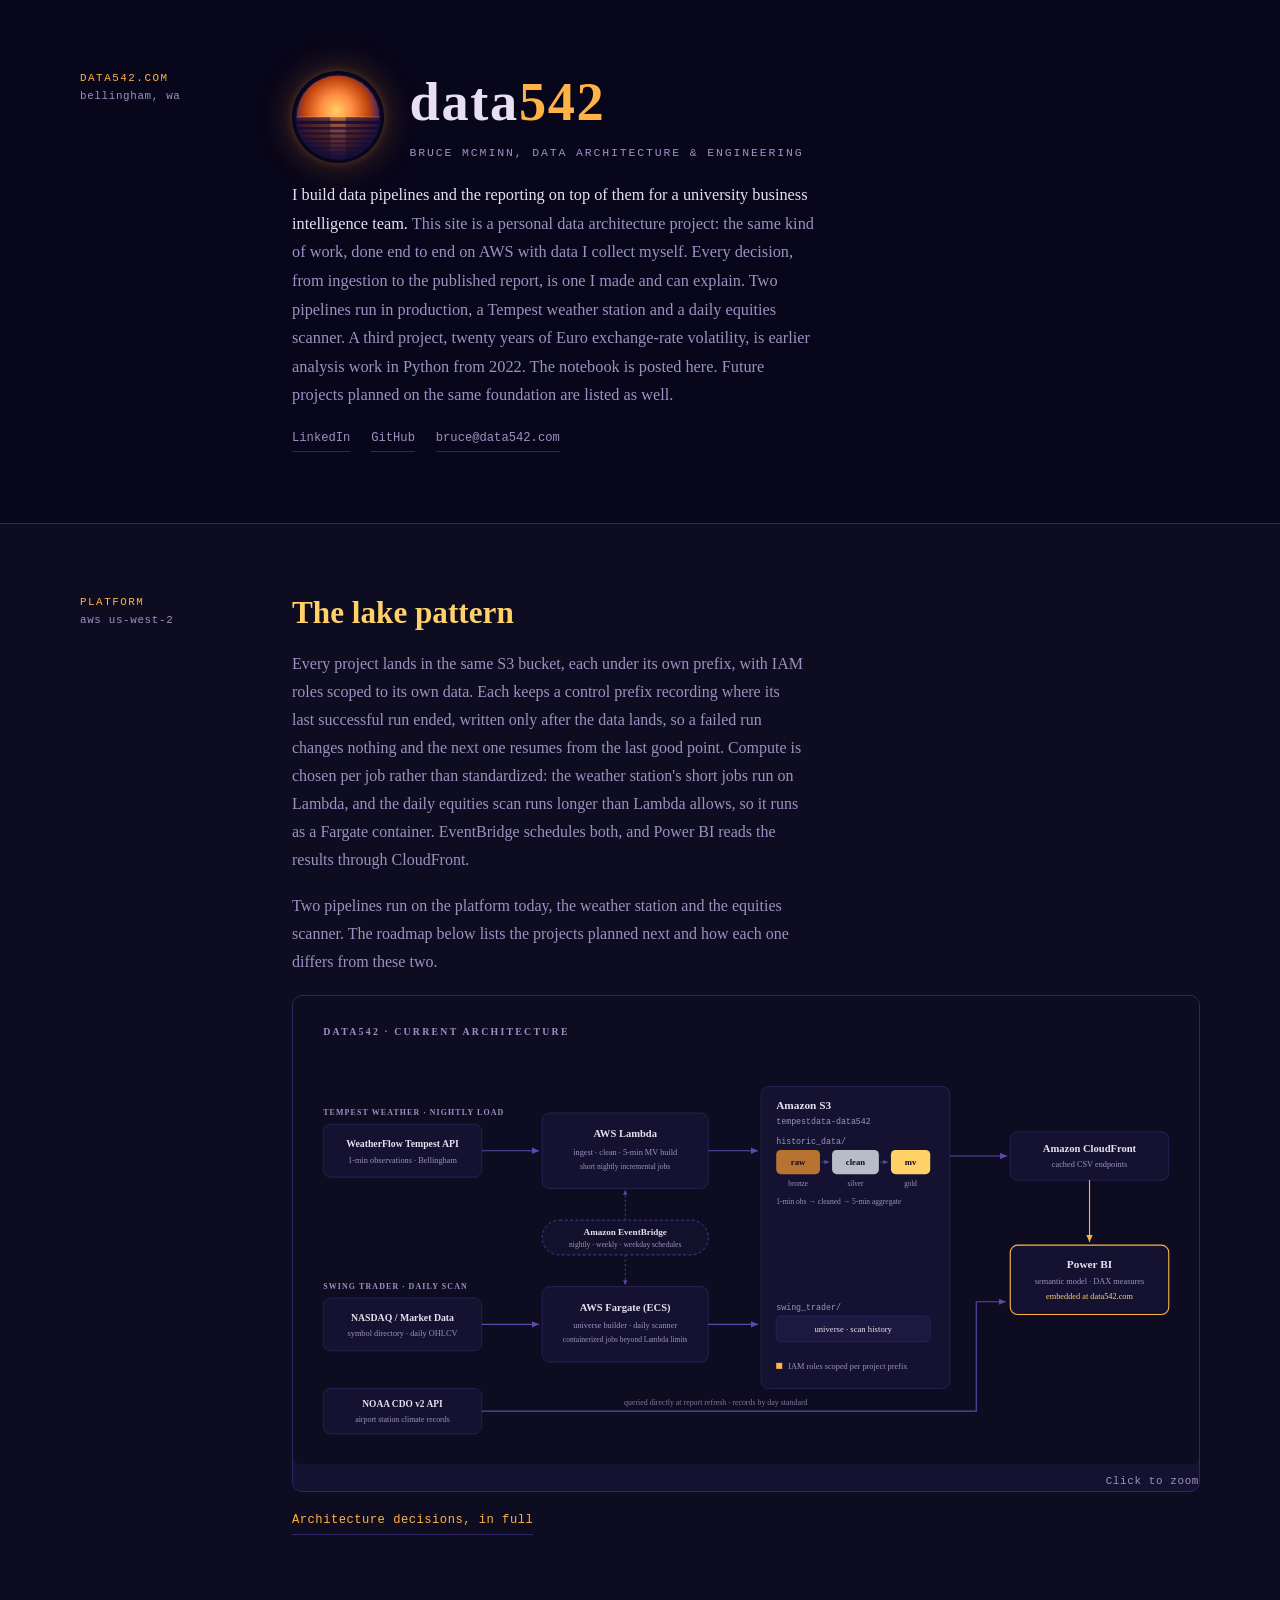
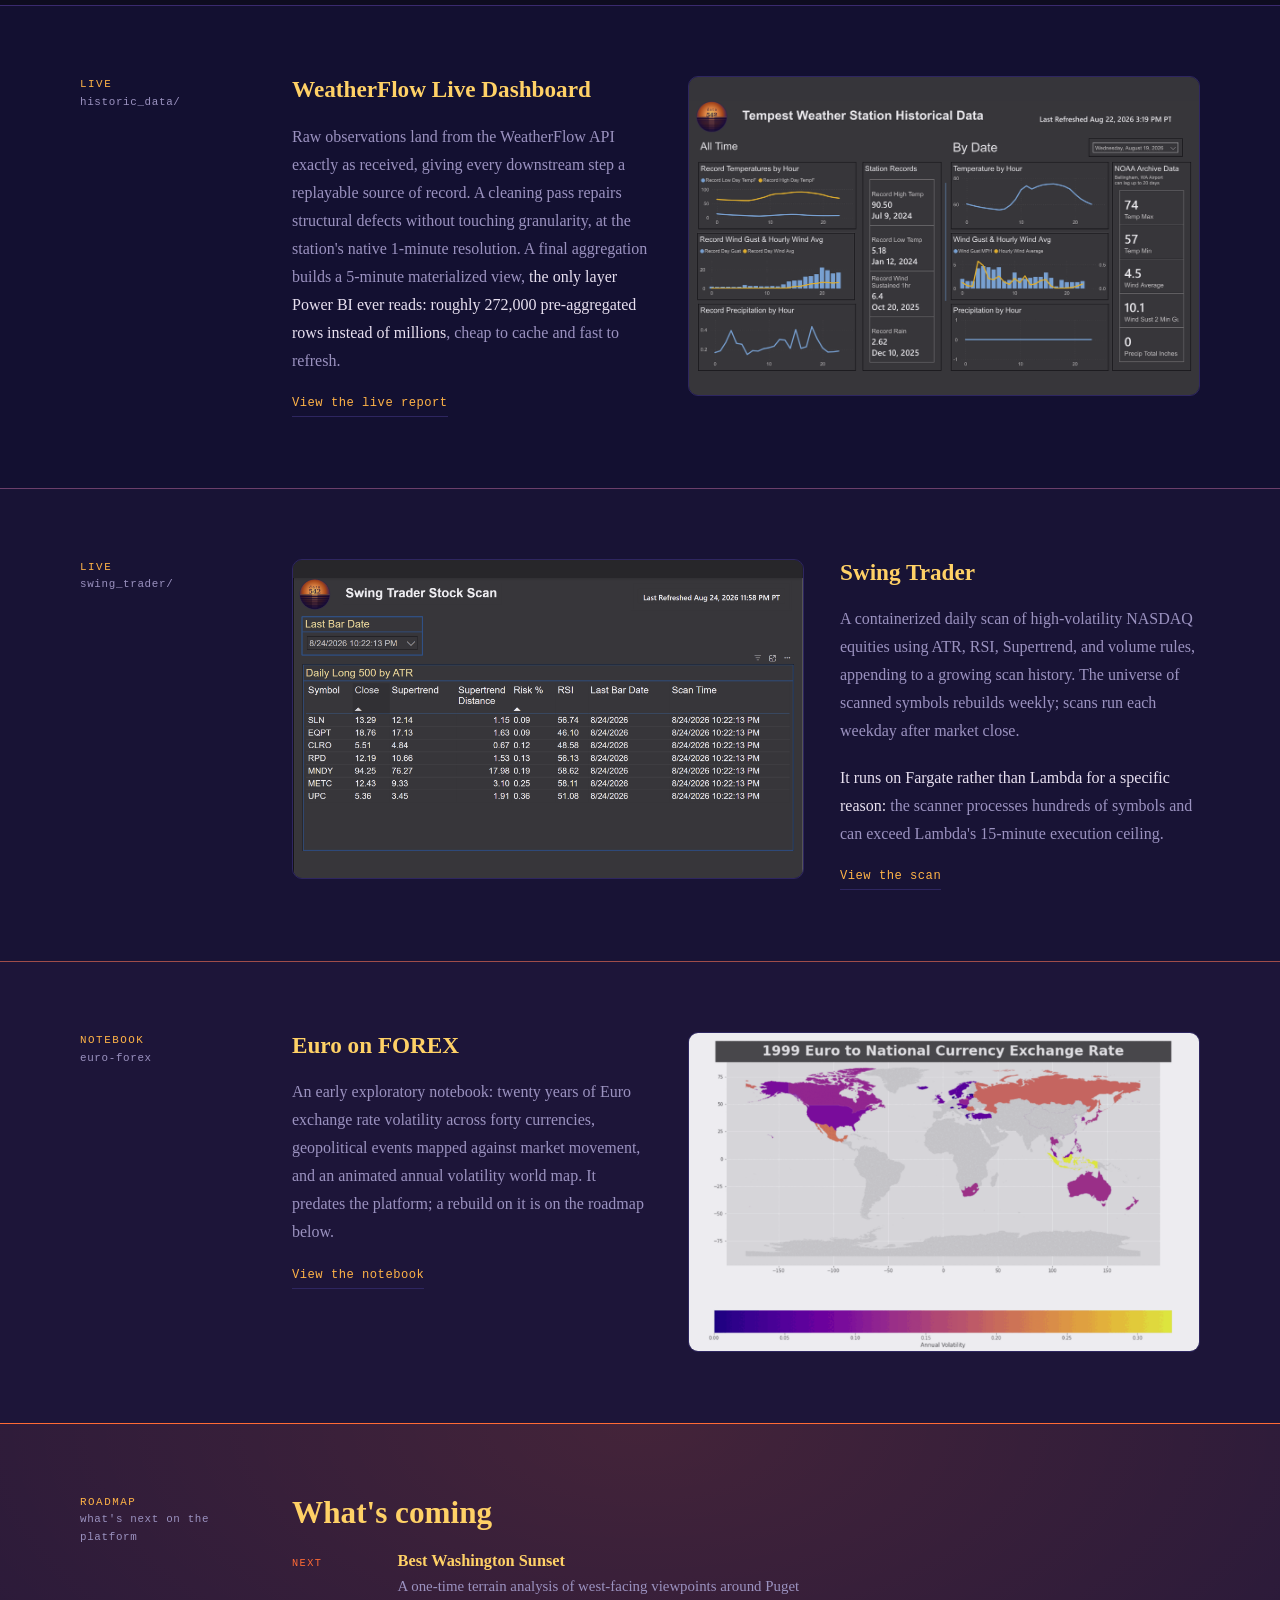
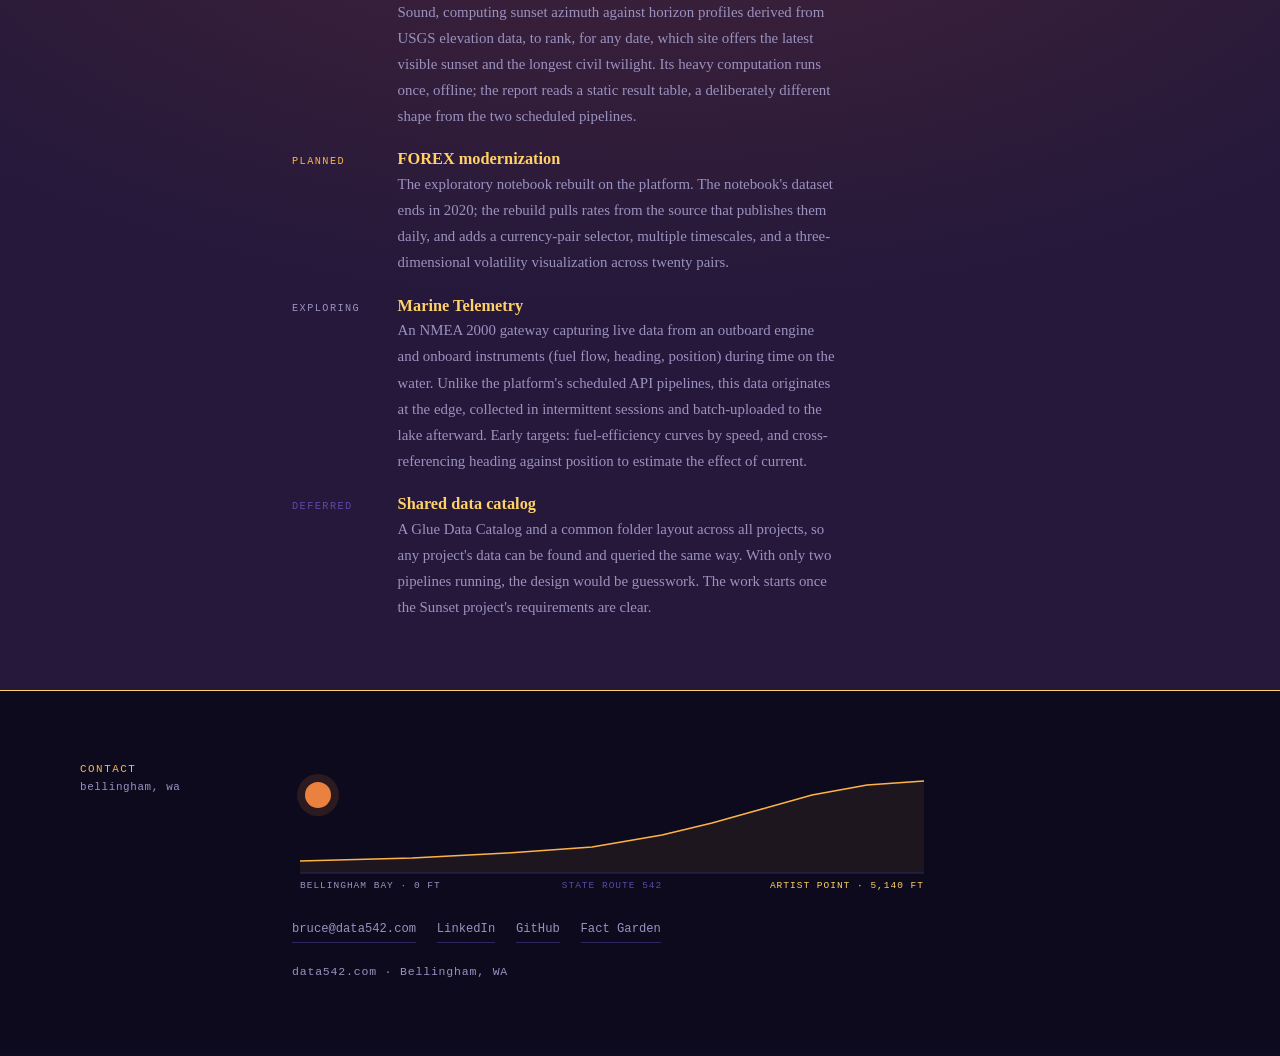
<file: index.html>
<!DOCTYPE html>
<html lang="en">
<head>
  <meta charset="UTF-8"/>
  <meta name="viewport" content="width=device-width, initial-scale=1.0"/>
  <title>data542 | Bruce McMinn</title>
  <meta name="description" content="Bruce McMinn, data architecture and engineering near Bellingham, WA. A shared AWS foundation running a live weather pipeline and a daily equities scanner."/>
  <meta property="og:title" content="data542 | Bruce McMinn"/>
  <meta property="og:description" content="Every project on this site runs on a shared AWS foundation. Two production pipelines run on it today."/>
  <meta property="og:type" content="website"/>
  <meta property="og:url" content="https://data542.com/"/>
  <meta property="og:image" content="https://data542.com/assets/img/logo.png"/>
  <link rel="stylesheet" href="assets/styles.css"/>
  <link rel="stylesheet" href="assets/zoom.css"/>
  <link rel="icon" type="image/png" href="assets/img/logo.png"/>
</head>
<body>

<!-- ═════ BAND 1 · BELLINGHAM BAY, AT DUSK ═════ -->
<section class="band band--1">
  <div class="band-inner">
    <div class="gutter"><b>data542.com</b>bellingham, wa</div>
    <div class="stack">

      <div class="mast-id">
        <div class="logo-disk" aria-hidden="true">
          <svg xmlns="http://www.w3.org/2000/svg" viewBox="0 0 120 120">
            <defs>
              <radialGradient id="dg" cx="48%" cy="42%" r="55%">
                <stop offset="0%"   stop-color="#FFD166"/>
                <stop offset="35%"  stop-color="#FF8C42"/>
                <stop offset="70%"  stop-color="#C1440E"/>
                <stop offset="100%" stop-color="#2D1B69"/>
              </radialGradient>
              <linearGradient id="db" x1="0" y1="0" x2="0" y2="1">
                <stop offset="0%"   stop-color="#1B0F3A"/>
                <stop offset="100%" stop-color="#0A0A1F"/>
              </linearGradient>
              <linearGradient id="rf" x1="0" y1="0" x2="0" y2="1">
                <stop offset="0%"   stop-color="#FF8C42" stop-opacity="0.55"/>
                <stop offset="100%" stop-color="#2D1B69" stop-opacity="0.05"/>
              </linearGradient>
              <clipPath id="dc"><circle cx="60" cy="60" r="54"/></clipPath>
            </defs>
            <circle cx="60" cy="60" r="56" fill="#2D1B69" opacity="0.35"/>
            <circle cx="60" cy="60" r="54" fill="url(#dg)"/>
            <g clip-path="url(#dc)">
              <rect x="6" y="60" width="108" height="60" fill="url(#db)" opacity="0.72"/>
              <rect x="50" y="60" width="20"  height="60" fill="url(#rf)"/>
              <line x1="6" y1="60" x2="114" y2="60" stroke="#FFD166" stroke-width="0.8" opacity="0.55"/>
              <rect x="6" y="65"  width="108" height="4"   fill="#120830" opacity="0.80"/>
              <rect x="6" y="73"  width="108" height="3.5" fill="#120830" opacity="0.70"/>
              <rect x="6" y="80"  width="108" height="3"   fill="#120830" opacity="0.62"/>
              <rect x="6" y="87"  width="108" height="3"   fill="#120830" opacity="0.55"/>
              <rect x="6" y="93"  width="108" height="2.5" fill="#120830" opacity="0.48"/>
              <rect x="6" y="99"  width="108" height="2.5" fill="#120830" opacity="0.40"/>
              <rect x="6" y="105" width="108" height="2"   fill="#120830" opacity="0.32"/>
              <rect x="6" y="110" width="108" height="2"   fill="#120830" opacity="0.24"/>
            </g>
          </svg>
        </div>
        <div>
          <h1>data<span class="amber">542</span></h1>
          <p class="tagline">Bruce McMinn, Data Architecture &amp; Engineering</p>
        </div>
      </div>

      <p class="lead"><strong>I build data pipelines and the reporting on top of them for a
         university business intelligence team.</strong> This site is a personal data architecture
         project: the same kind of work, done end to end on AWS with data I collect myself. Every
         decision, from ingestion to the published report, is one I made and can explain. Two
         pipelines run in production, a Tempest weather station and a daily equities scanner. A
         third project, twenty years of Euro exchange-rate volatility, is earlier analysis work in
         Python from 2022. The notebook is posted here. Future projects planned on the same
         foundation are listed as well.</p>

      <nav class="links">
        <a href="https://www.linkedin.com/in/bruce-mcminn/" target="_blank" rel="noopener">LinkedIn</a>
        <a href="https://github.com/brucemcminn" target="_blank" rel="noopener">GitHub</a>
        <a href="mailto:bruce@data542.com">bruce@data542.com</a>
      </nav>

    </div>
  </div>
</section>

<!-- ═════ BAND 2 · THE PLATFORM ═════ -->
<section class="band band--2">
  <div class="band-inner">
    <div class="gutter"><b>Platform</b>aws us-west-2</div>
    <div class="stack">

      <h2>The lake pattern</h2>
      <p>Every project lands in the same S3 bucket, each under its own prefix, with IAM roles
         scoped to its own data. Each keeps a control prefix recording where its last successful
         run ended, written only after the data lands, so a failed run changes nothing and the next
         one resumes from the last good point. Compute is chosen per job rather than standardized:
         the weather station's short jobs run on Lambda, and the daily equities scan runs longer
         than Lambda allows, so it runs as a Fargate container. EventBridge schedules both, and
         Power BI reads the results through CloudFront.</p>

      <p>Two pipelines run on the platform today, the weather station and the equities scanner.
         The roadmap below lists the projects planned next and how each one differs from these two.</p>

      <figure class="diagram">
        <img src="data542-current-architecture.svg" data-zoom
             alt="data542 platform architecture: Tempest and market data flow through Lambda and Fargate into an S3 medallion lake, then out via CloudFront to Power BI"
             loading="lazy"/>
      </figure>


      <a class="go" href="architecture.html">Architecture decisions, in full</a>

    </div>
  </div>
</section>

<!-- ═════ BAND 3 · WEATHERFLOW ═════ -->
<section class="band band--3">
  <div class="band-inner">
    <div class="gutter"><b>Live</b>historic_data/</div>
    <div class="project">
      <div class="stack">
        <h3>WeatherFlow Live Dashboard</h3>
        <p>Raw observations land from the WeatherFlow API exactly as received, giving every
           downstream step a replayable source of record. A cleaning pass repairs structural
           defects without touching granularity, at the station's native 1-minute resolution.
           A final aggregation builds a 5-minute materialized view, <strong>the only layer
           Power BI ever reads: roughly 272,000 pre-aggregated rows instead of millions</strong>,
           cheap to cache and fast to refresh.</p>
        <a class="go" href="https://app.fabric.microsoft.com/view?r=eyJrIjoiM2NlMWNhZGQtOWRiYS00ZGYwLTg3ZWEtZWNmZjdmNDEzMzdmIiwidCI6ImI1ZDQ3ZjJkLWU5M2UtNDNkOC1hNWVhLTEyZDAyM2RiOGNkYSJ9"
           target="_blank" rel="noopener">View the live report</a>
      </div>
      <figure class="shot">
        <img src="assets/img/weather-thumb.png" alt="WeatherFlow Live Dashboard in Power BI"
             loading="lazy"/>
      </figure>
    </div>
  </div>
</section>

<!-- ═════ BAND 4 · SWING TRADER ═════ -->
<section class="band band--4">
  <div class="band-inner">
    <div class="gutter"><b>Live</b>swing_trader/</div>
    <div class="project project--flip">
      <div class="stack">
        <h3>Swing Trader</h3>
        <p>A containerized daily scan of high-volatility NASDAQ equities using ATR, RSI, Supertrend,
           and volume rules, appending to a growing scan history. The universe of scanned symbols
           rebuilds weekly; scans run each weekday after market close.</p>
        <p><strong>It runs on Fargate rather than Lambda for a specific reason:</strong> the scanner
           processes hundreds of symbols and can exceed Lambda's 15-minute execution ceiling.</p>
        <a class="go" href="https://app.fabric.microsoft.com/view?r=eyJrIjoiNzk1MDYxOTEtODU3NC00NzkwLTlhMzktYjk4NTI5NTRjNzI0IiwidCI6ImI1ZDQ3ZjJkLWU5M2UtNDNkOC1hNWVhLTEyZDAyM2RiOGNkYSJ9"
           target="_blank" rel="noopener">View the scan</a>
      </div>
      <figure class="shot">
        <img src="assets/img/swingtrader-thumb.png" alt="Swing Trader nightly scan in Power BI"
             loading="lazy"/>
      </figure>
    </div>
  </div>
</section>

<!-- ═════ BAND 5 · EURO ON FOREX ═════ -->
<section class="band band--5">
  <div class="band-inner">
    <div class="gutter"><b>Notebook</b>euro-forex</div>
    <div class="project">
      <div class="stack">
        <h3>Euro on FOREX</h3>
        <p>An early exploratory notebook: twenty years of Euro exchange rate volatility across forty
           currencies, geopolitical events mapped against market movement, and an animated annual
           volatility world map. It predates the platform; a rebuild on it is on the roadmap
           below.</p>
        <a class="go" href="assets/notebooks/euro-forex/" target="_blank" rel="noopener">View the notebook</a>
      </div>
      <figure class="shot">
        <img src="assets/img/forex-thumb.png" alt="Euro on FOREX annual volatility world map"
             loading="lazy"/>
      </figure>
    </div>
  </div>
</section>

<!-- ═════ BAND 6 · ARTIST POINT · ALPENGLOW ═════ -->
<section class="band band--6">
  <div class="band-inner">
    <div class="gutter"><b>Roadmap</b>what's next on the platform</div>
    <div class="stack">
      <h2>What's coming</h2>
      <div class="roadmap">

        <div class="road-item">
          <div class="status status--next">Next</div>
          <div>
            <h3>Best Washington Sunset</h3>
            <p>A one-time terrain analysis of west-facing viewpoints around Puget Sound,
               computing sunset azimuth against horizon profiles derived from USGS elevation data,
               to rank, for any date, which site offers the latest visible sunset and the
               longest civil twilight. Its heavy computation runs once, offline; the report reads a
               static result table, a deliberately different shape from the two scheduled pipelines.</p>
          </div>
        </div>

        <div class="road-item">
          <div class="status status--planned">Planned</div>
          <div>
            <h3>FOREX modernization</h3>
            <p>The exploratory notebook rebuilt on the platform. The notebook's dataset ends in 2020;
               the rebuild pulls rates from the source that publishes them daily, and adds a
               currency-pair selector, multiple timescales, and a three-dimensional volatility
               visualization across twenty pairs.</p>
          </div>
        </div>

        <div class="road-item">
          <div class="status status--exploring">Exploring</div>
          <div>
            <h3>Marine Telemetry</h3>
            <p>An NMEA 2000 gateway capturing live data from an outboard engine and onboard
               instruments (fuel flow, heading, position) during time on the water.
               Unlike the platform's scheduled API pipelines, this data originates at the edge,
               collected in intermittent sessions and batch-uploaded to the lake afterward. Early
               targets: fuel-efficiency curves by speed, and cross-referencing heading against
               position to estimate the effect of current.</p>
          </div>
        </div>

        <div class="road-item">
          <div class="status status--deferred">Deferred</div>
          <div>
            <h3>Shared data catalog</h3>
            <p>A Glue Data Catalog and a common folder layout across all projects, so any project's
               data can be found and queried the same way. With only two pipelines running, the
               design would be guesswork. The work starts once the Sunset project's requirements
               are clear.</p>
          </div>
        </div>

      </div>
    </div>
  </div>
</section>

<!-- ═════ BAND 7 · COLOPHON ═════ -->
<footer class="band band--7">
  <div class="band-inner">
    <div class="gutter"><b>Contact</b>bellingham, wa</div>
    <div class="stack">

      <div class="elevation">
        <svg viewBox="0 0 640 130" role="img" aria-label="Elevation profile of State Route 542, from Bellingham Bay at sea level to Artist Point at 5,140 feet">
          <circle cx="26" cy="34" r="13" fill="#FF8C42" opacity="0.9"/>
          <circle cx="26" cy="34" r="21" fill="#FF8C42" opacity="0.13"/>
          <path d="M8 100 L120 97 L215 92 L300 86 L370 74 L420 62 L470 48 L520 34 L575 24 L632 20 L632 112 L8 112 Z"
                fill="#FFB347" opacity="0.07"/>
          <path d="M8 100 L120 97 L215 92 L300 86 L370 74 L420 62 L470 48 L520 34 L575 24 L632 20"
                fill="none" stroke="#FFB347" stroke-width="1.6"/>
          <line x1="8" y1="112" x2="632" y2="112" stroke="#2e2660"/>
          <text x="8" y="127" fill="#9b92c0" font-size="9.5" letter-spacing="1">BELLINGHAM BAY &middot; 0 FT</text>
          <text x="320" y="127" fill="#5a4aaa" font-size="9.5" letter-spacing="1" text-anchor="middle">STATE ROUTE 542</text>
          <text x="632" y="127" fill="#FFD166" font-size="9.5" letter-spacing="1" text-anchor="end">ARTIST POINT &middot; 5,140 FT</text>
        </svg>
      </div>

      <nav class="links">
        <a href="mailto:bruce@data542.com">bruce@data542.com</a>
        <a href="https://www.linkedin.com/in/bruce-mcminn/" target="_blank" rel="noopener">LinkedIn</a>
        <a href="https://github.com/brucemcminn" target="_blank" rel="noopener">GitHub</a>
        <a href="factgarden/play/">Fact Garden</a>
      </nav>

      <p class="colophon">data542.com &middot; Bellingham, WA</p>

    </div>
  </div>
</footer>

<script src="assets/app.js"></script>
</body>
</html>
</file>
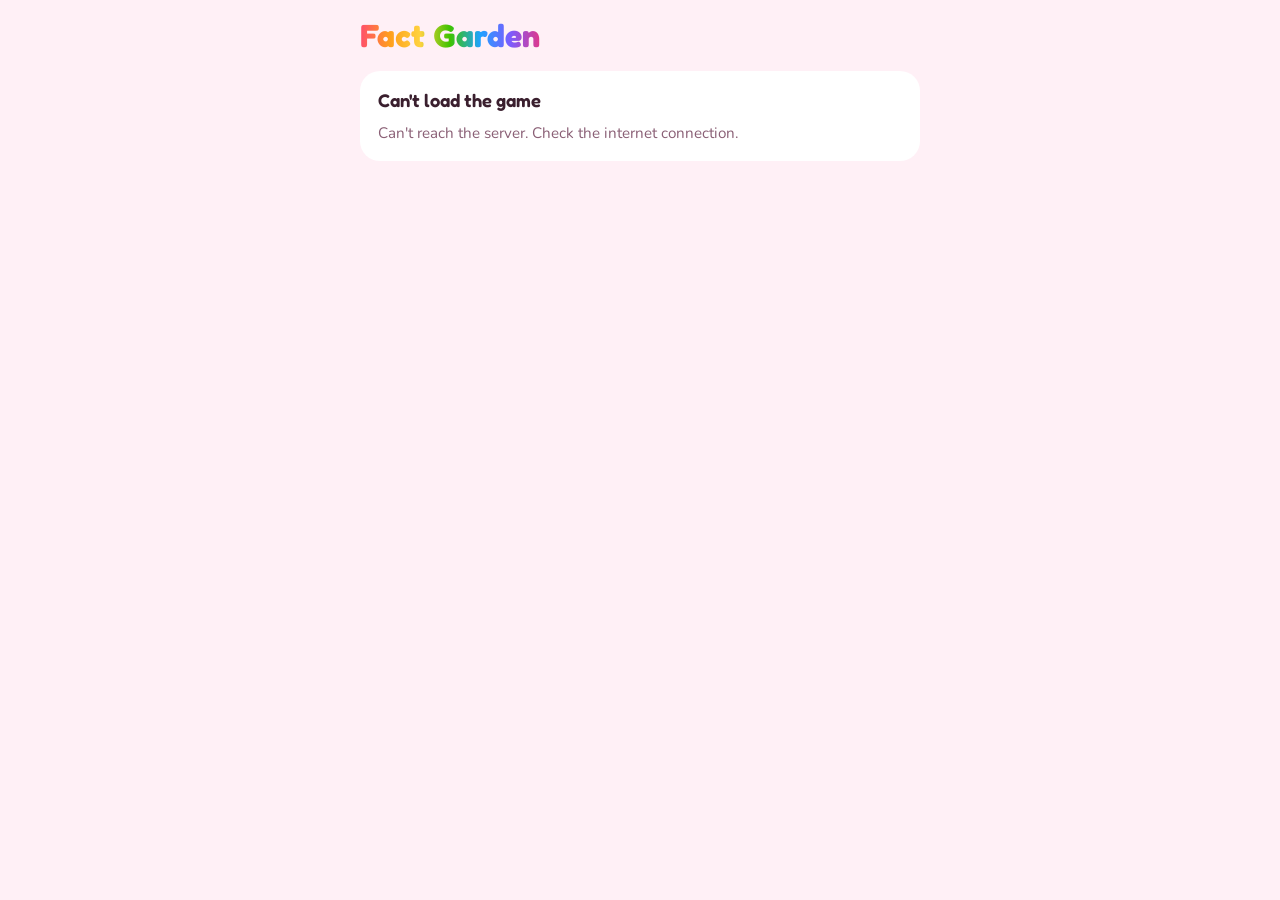
<file: factgarden/index.html>
<!doctype html>
<html lang="en">
<head>
<meta charset="utf-8">
<meta name="viewport" content="width=device-width, initial-scale=1, viewport-fit=cover">
<meta name="apple-mobile-web-app-capable" content="yes">
<meta name="mobile-web-app-capable" content="yes">
<meta name="apple-mobile-web-app-title" content="Fact Garden">
<meta name="apple-mobile-web-app-status-bar-style" content="default">
<meta name="theme-color" content="#ffd6e8">
<link rel="apple-touch-icon" href="icons/apple-touch-icon.png">
<link rel="icon" type="image/png" href="icons/favicon-48.png">
<link rel="manifest" href="manifest.json">
<meta name="robots" content="noindex">
<title>Fact Garden</title>
<link rel="stylesheet" href="https://fonts.googleapis.com/css2?family=Fredoka:wght@400;500;600;700&family=Nunito:wght@400;600;700&display=swap">
<link rel="stylesheet" href="app.css">
<style>html,body{margin:0}a.ghost{text-decoration:none;display:inline-block}</style>
</head>
<body>
<div class="wrap" id="app"></div>
<script>window.FG_MODE = "server";</script>
<script src="app.js"></script>
</body>
</html>
</file>
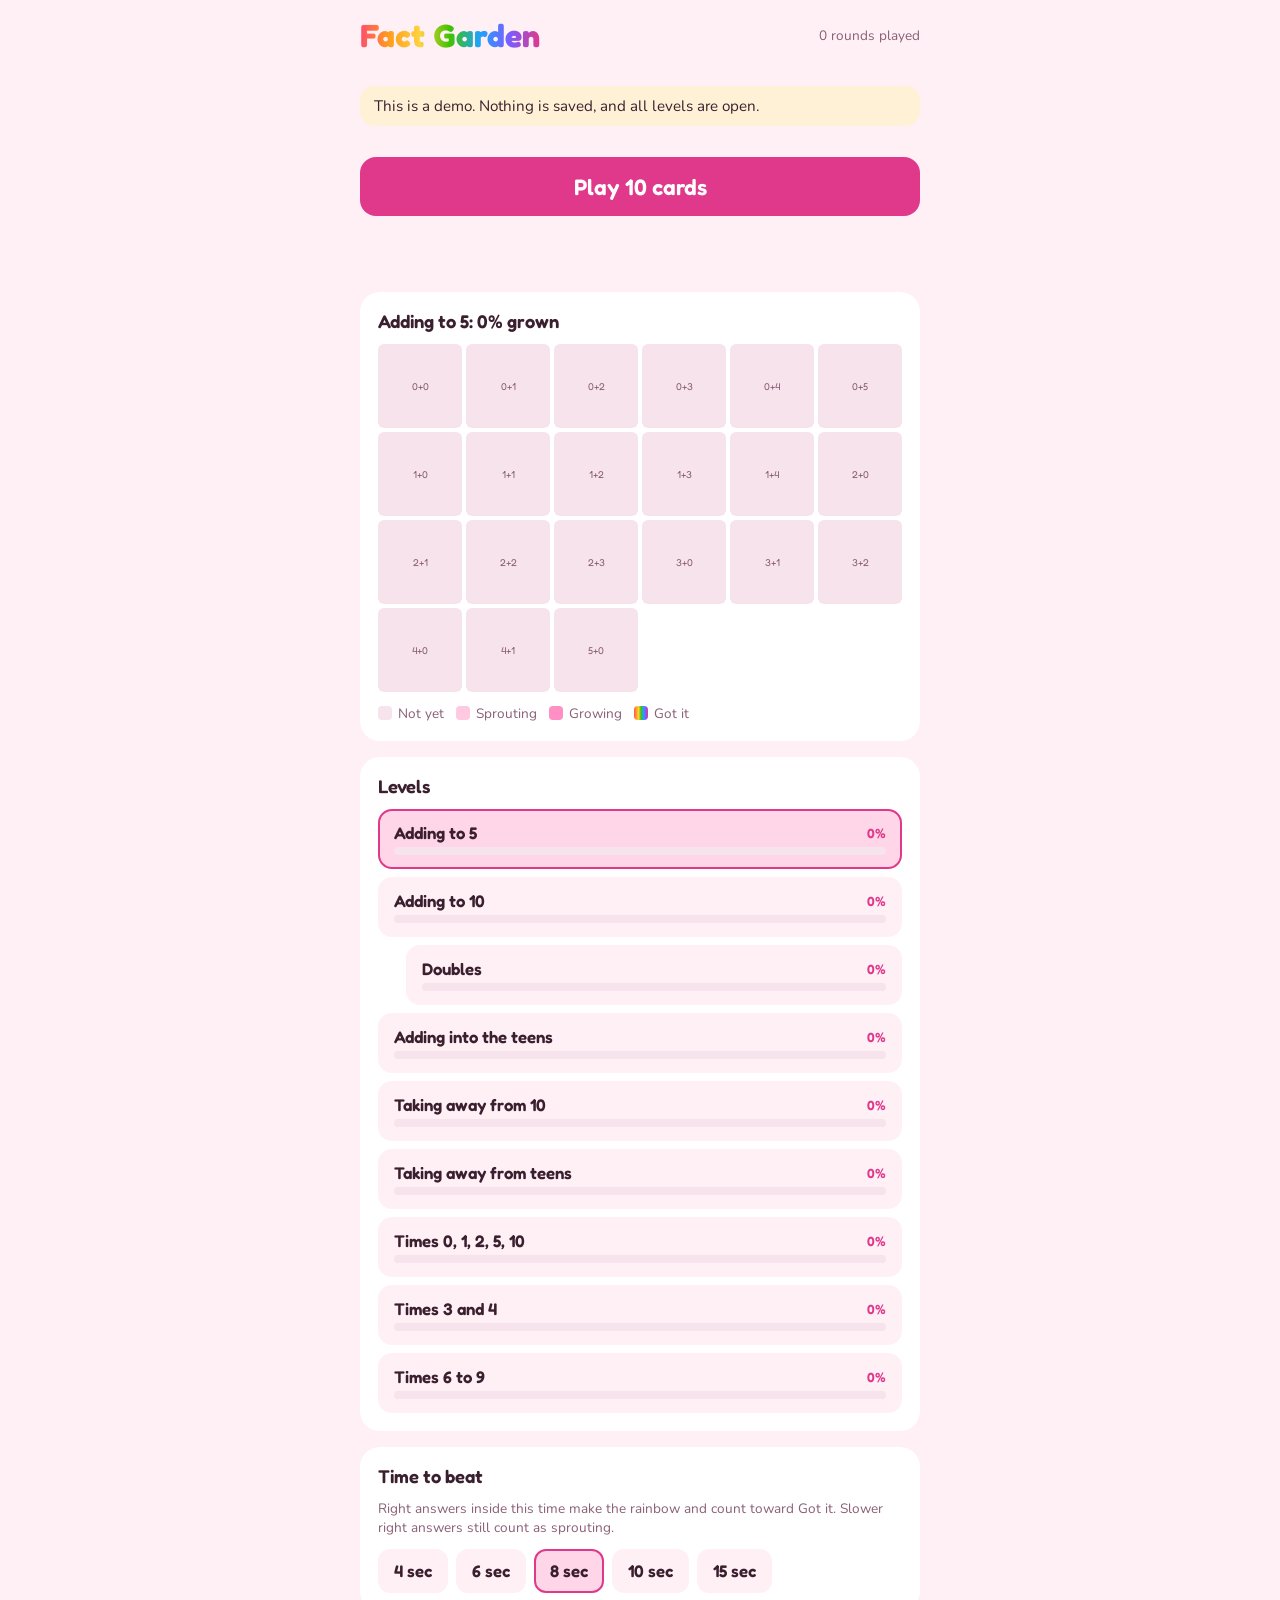
<file: factgarden/demo/index.html>
<!doctype html>
<html lang="en">
<head>
<meta charset="utf-8">
<meta name="viewport" content="width=device-width, initial-scale=1, viewport-fit=cover">
<meta name="apple-mobile-web-app-capable" content="yes">
<meta name="mobile-web-app-capable" content="yes">
<meta name="apple-mobile-web-app-title" content="Fact Garden">
<meta name="apple-mobile-web-app-status-bar-style" content="default">
<meta name="theme-color" content="#ffd6e8">
<link rel="apple-touch-icon" href="../icons/apple-touch-icon.png">
<link rel="icon" type="image/png" href="../icons/favicon-48.png">
<meta name="robots" content="index">
<title>Fact Garden Demo</title>
<link rel="stylesheet" href="https://fonts.googleapis.com/css2?family=Fredoka:wght@400;500;600;700&family=Nunito:wght@400;600;700&display=swap">
<link rel="stylesheet" href="../app.css">
<style>html,body{margin:0}a.ghost{text-decoration:none;display:inline-block}</style>
</head>
<body>
<div class="wrap" id="app"></div>
<script>window.FG_MODE = "demo";</script>
<script src="../app.js"></script>
</body>
</html>
</file>
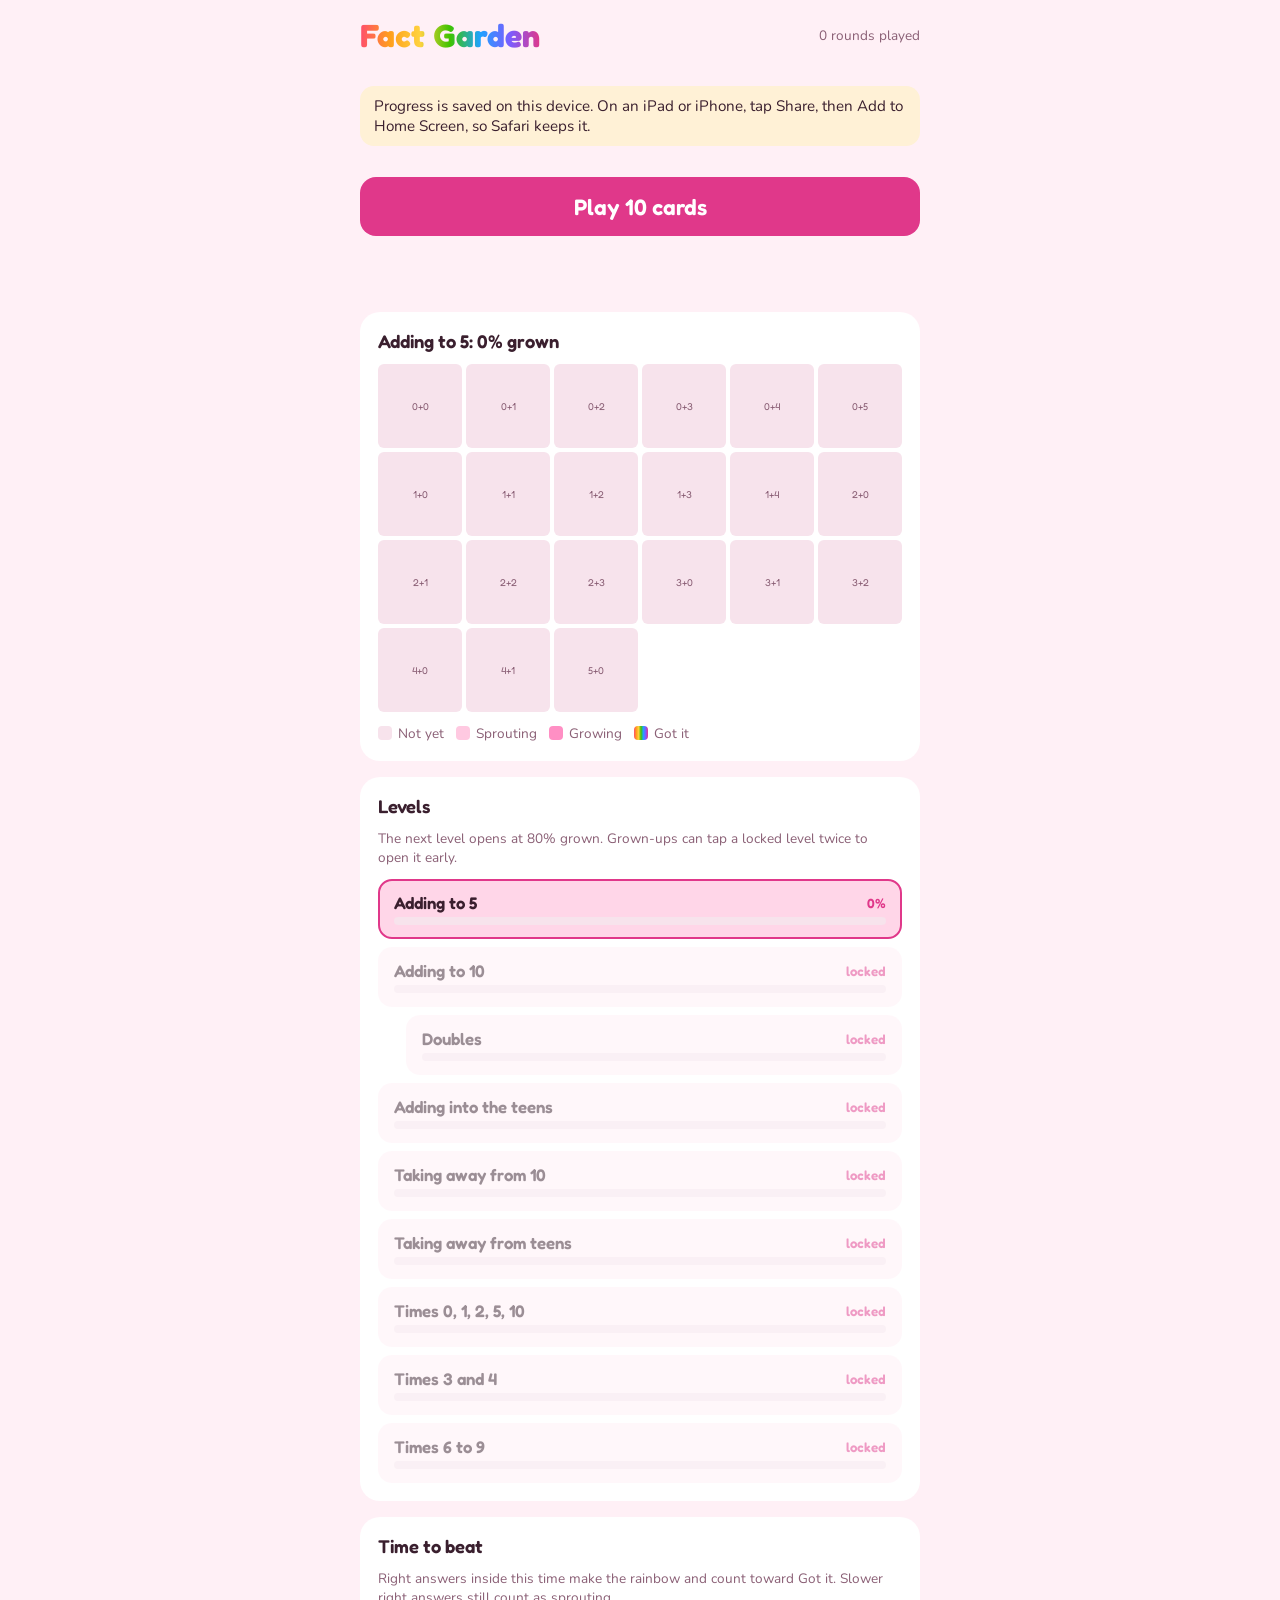
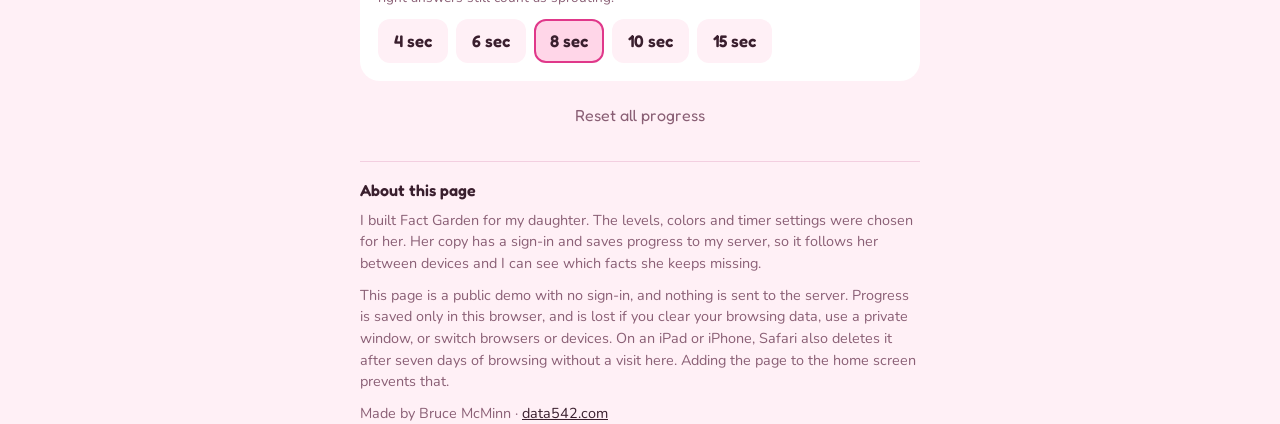
<file: factgarden/play/index.html>
<!doctype html>
<html lang="en">
<head>
<meta charset="utf-8">
<meta name="viewport" content="width=device-width, initial-scale=1, viewport-fit=cover">
<meta name="apple-mobile-web-app-capable" content="yes">
<meta name="mobile-web-app-capable" content="yes">
<meta name="apple-mobile-web-app-title" content="Fact Garden">
<meta name="apple-mobile-web-app-status-bar-style" content="default">
<meta name="theme-color" content="#ffd6e8">
<meta name="description" content="Fact Garden: math facts practice for kids, from adding to 5 through times 9. Progress is saved on your own device.">
<link rel="apple-touch-icon" href="../icons/apple-touch-icon.png">
<link rel="icon" type="image/png" href="../icons/favicon-48.png">
<link rel="manifest" href="manifest.json">
<title>Fact Garden</title>
<link rel="stylesheet" href="https://fonts.googleapis.com/css2?family=Fredoka:wght@400;500;600;700&family=Nunito:wght@400;600;700&display=swap">
<link rel="stylesheet" href="../app.css">
<style>
html,body{margin:0}
a.ghost{text-decoration:none;display:inline-block}
.about{max-width:560px;margin:28px auto 8px;padding-top:16px;border-top:1px solid var(--line);color:var(--muted);font-size:.9rem;line-height:1.5}
.about h2{color:var(--ink);font-size:1rem;margin:0 0 8px}
.about p{margin:0 0 10px}
.about a{color:var(--ink)}
.wrap:has(#pad) ~ .about{display:none}
</style>
</head>
<body>
<div class="wrap" id="app"></div>
<footer class="about">
  <h2>About this page</h2>
  <p>I built Fact Garden for my daughter. The levels, colors and timer settings were chosen for her. Her copy has a sign-in and saves progress to my server, so it follows her between devices and I can see which facts she keeps missing.</p>
  <p>This page is a public demo with no sign-in, and nothing is sent to the server. Progress is saved only in this browser, and is lost if you clear your browsing data, use a private window, or switch browsers or devices. On an iPad or iPhone, Safari also deletes it after seven days of browsing without a visit here. Adding the page to the home screen prevents that.</p>
  <p>Made by Bruce McMinn &middot; <a href="https://data542.com/">data542.com</a></p>
</footer>
<script src="../app.js"></script>
</body>
</html>
</file>
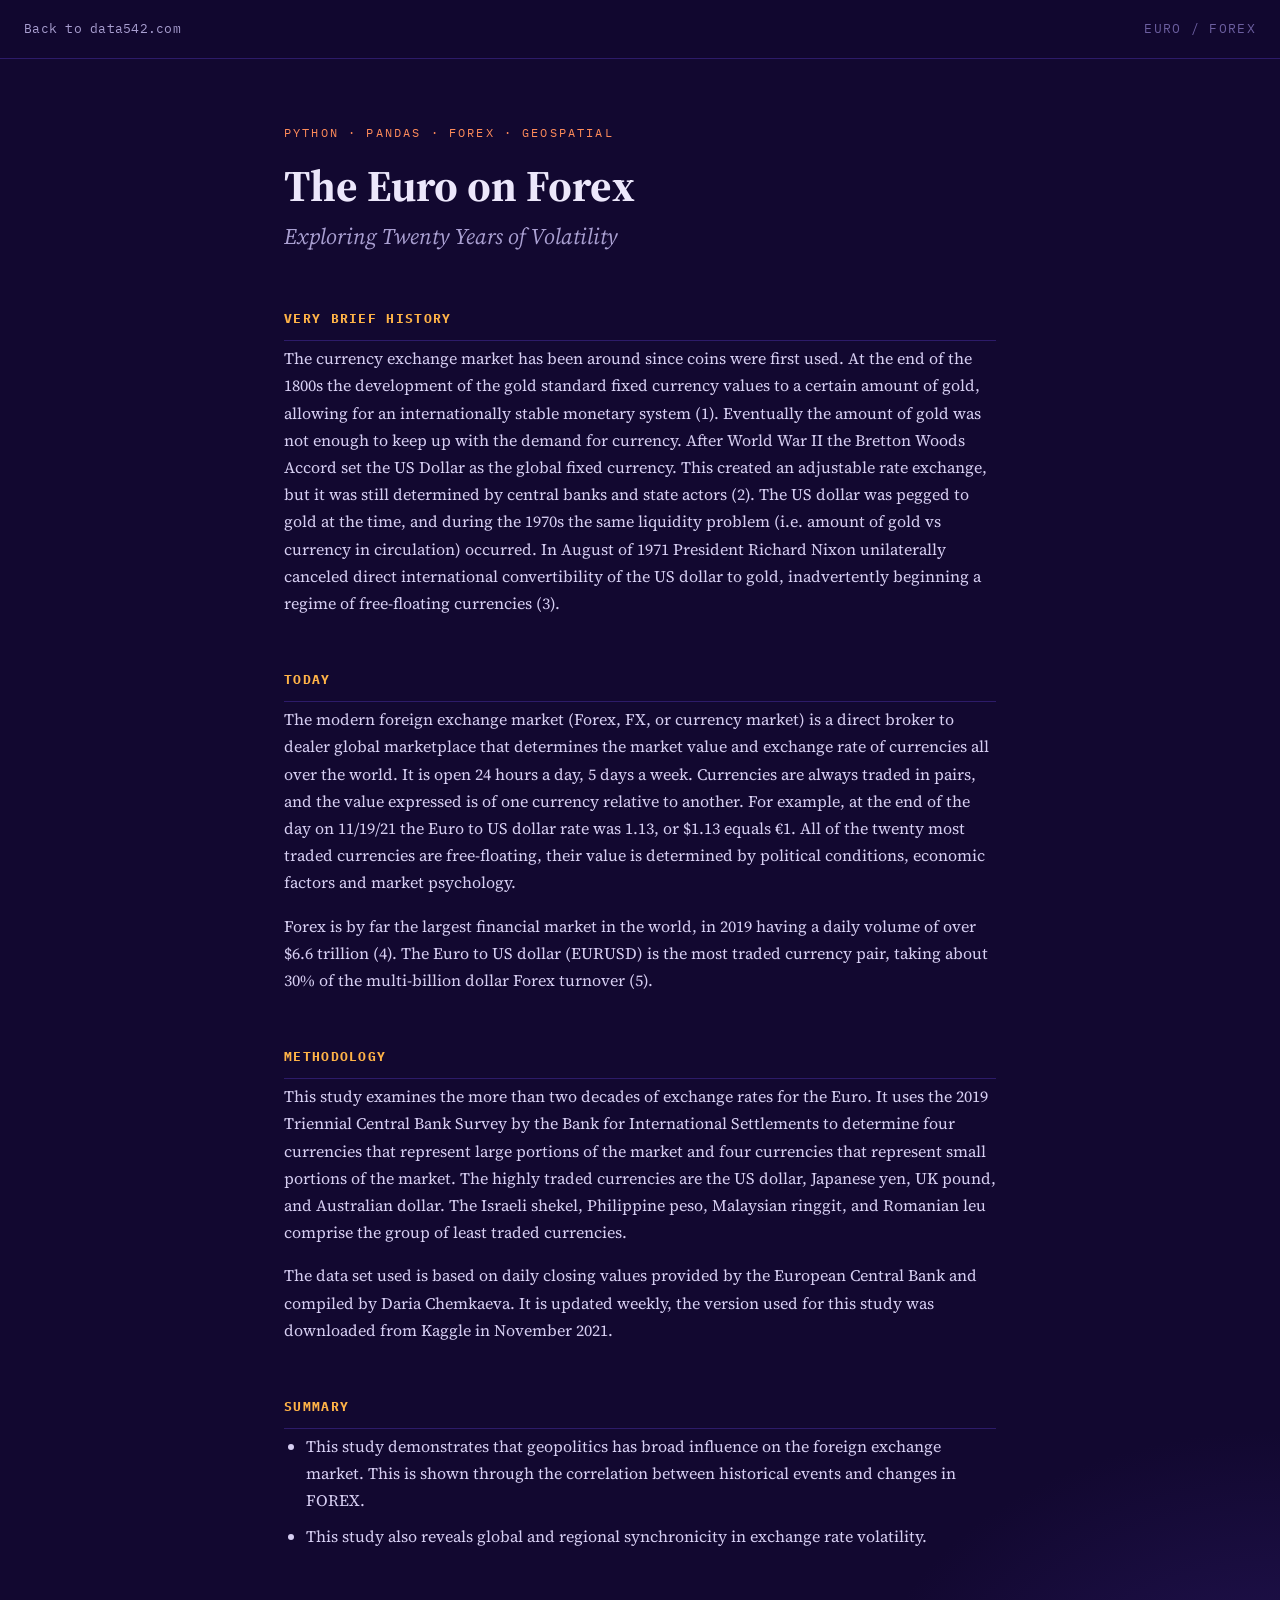
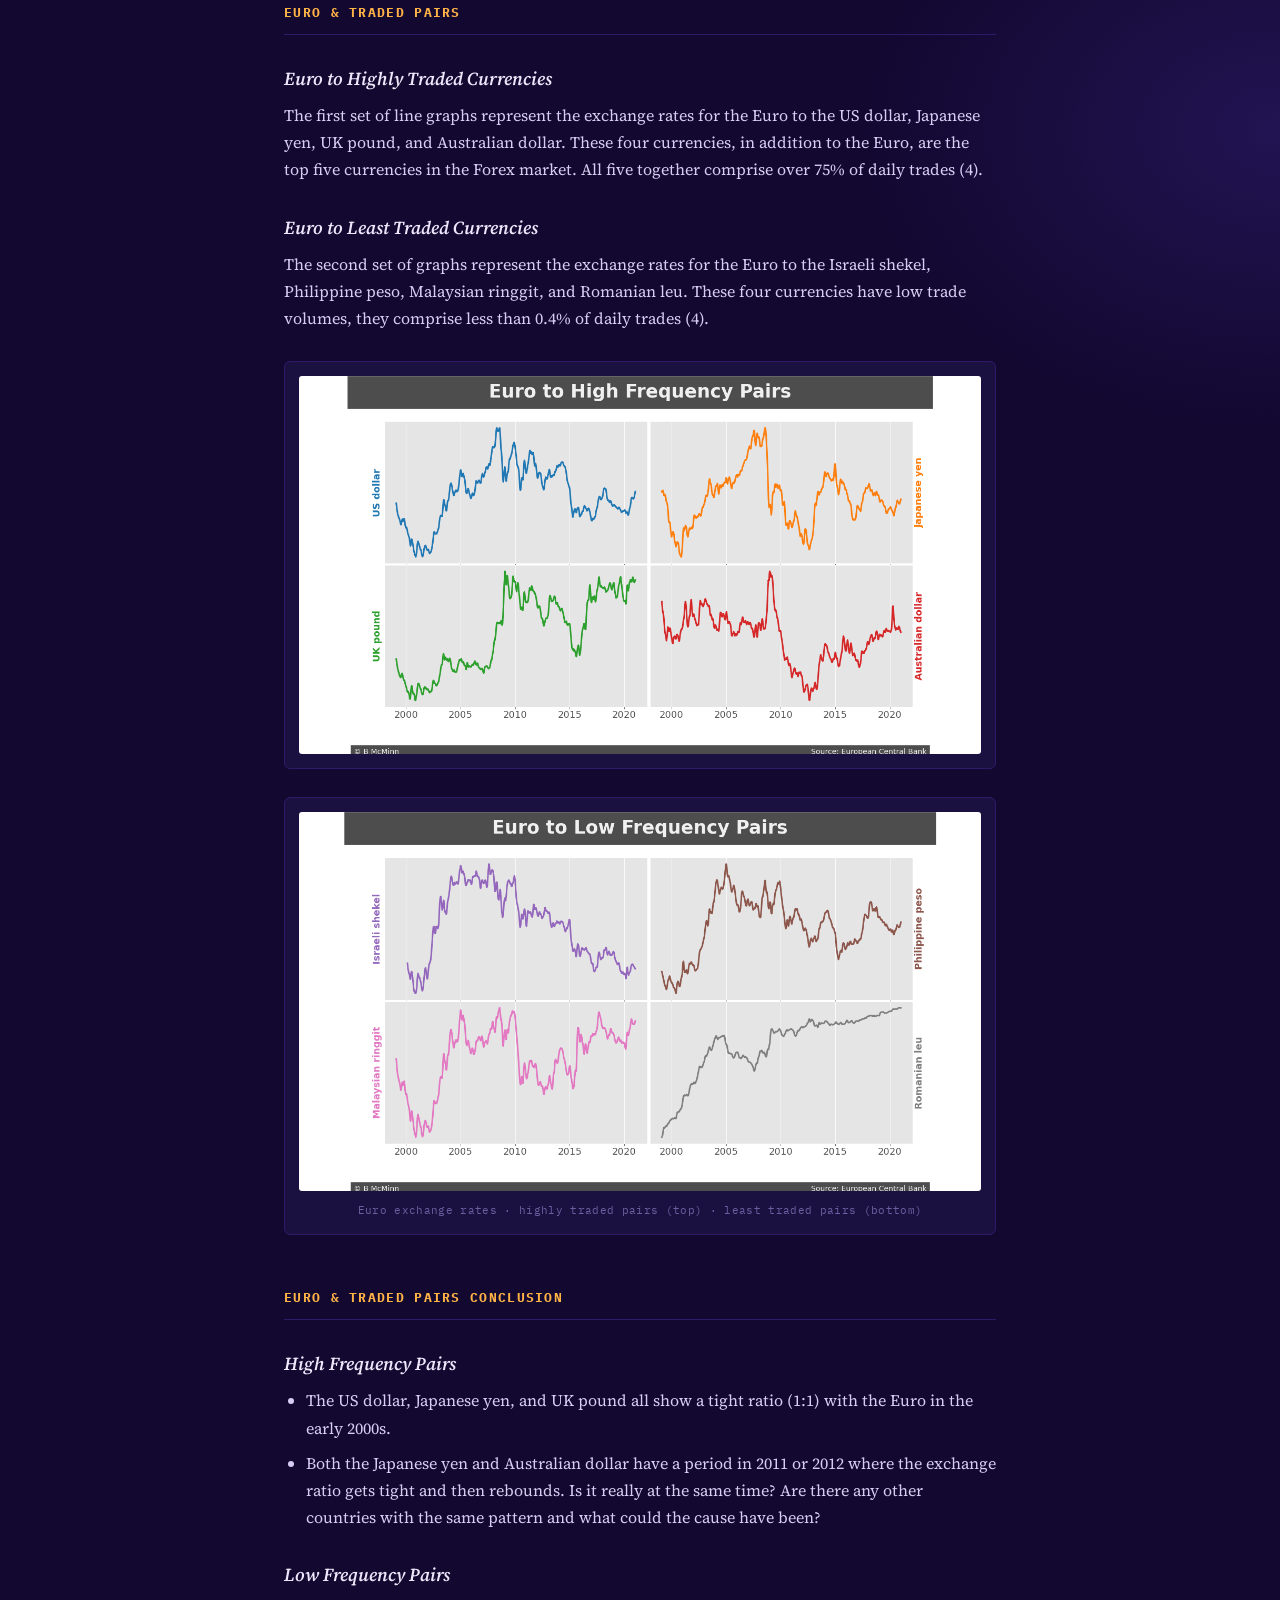
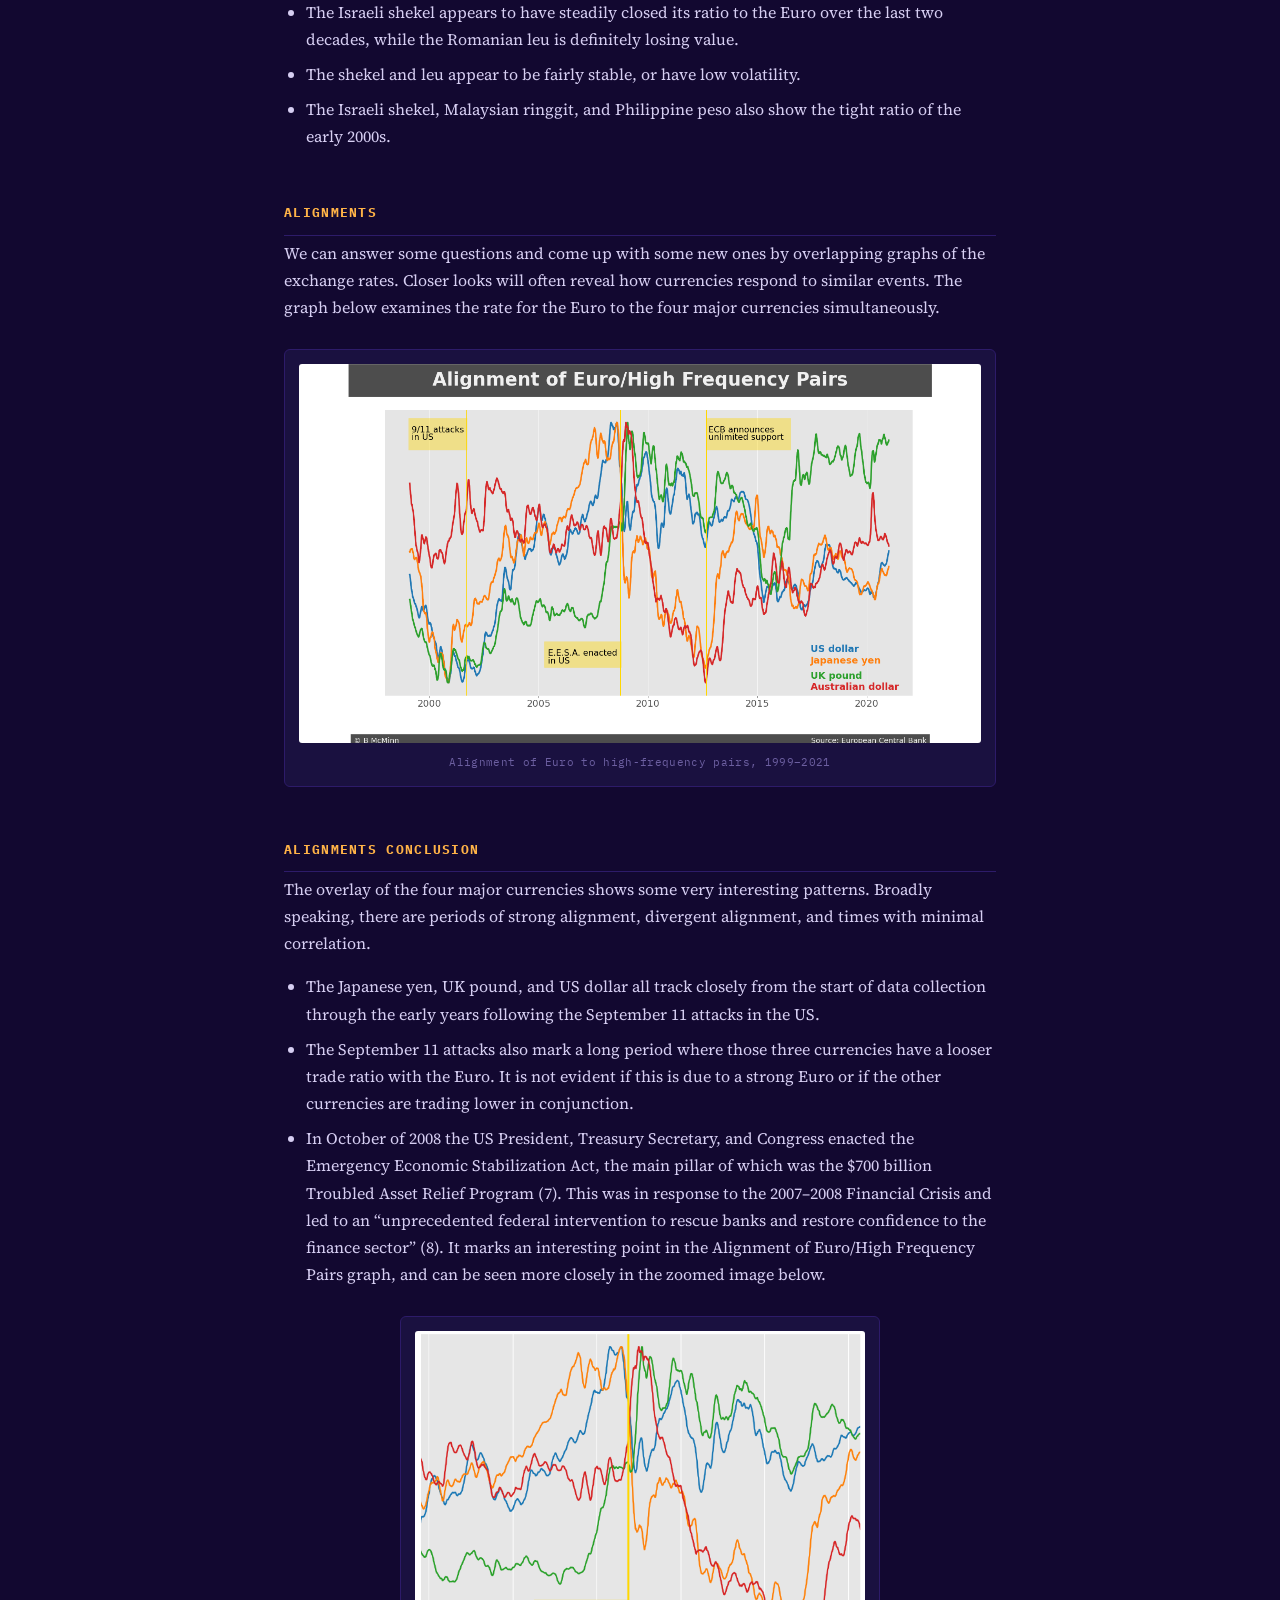
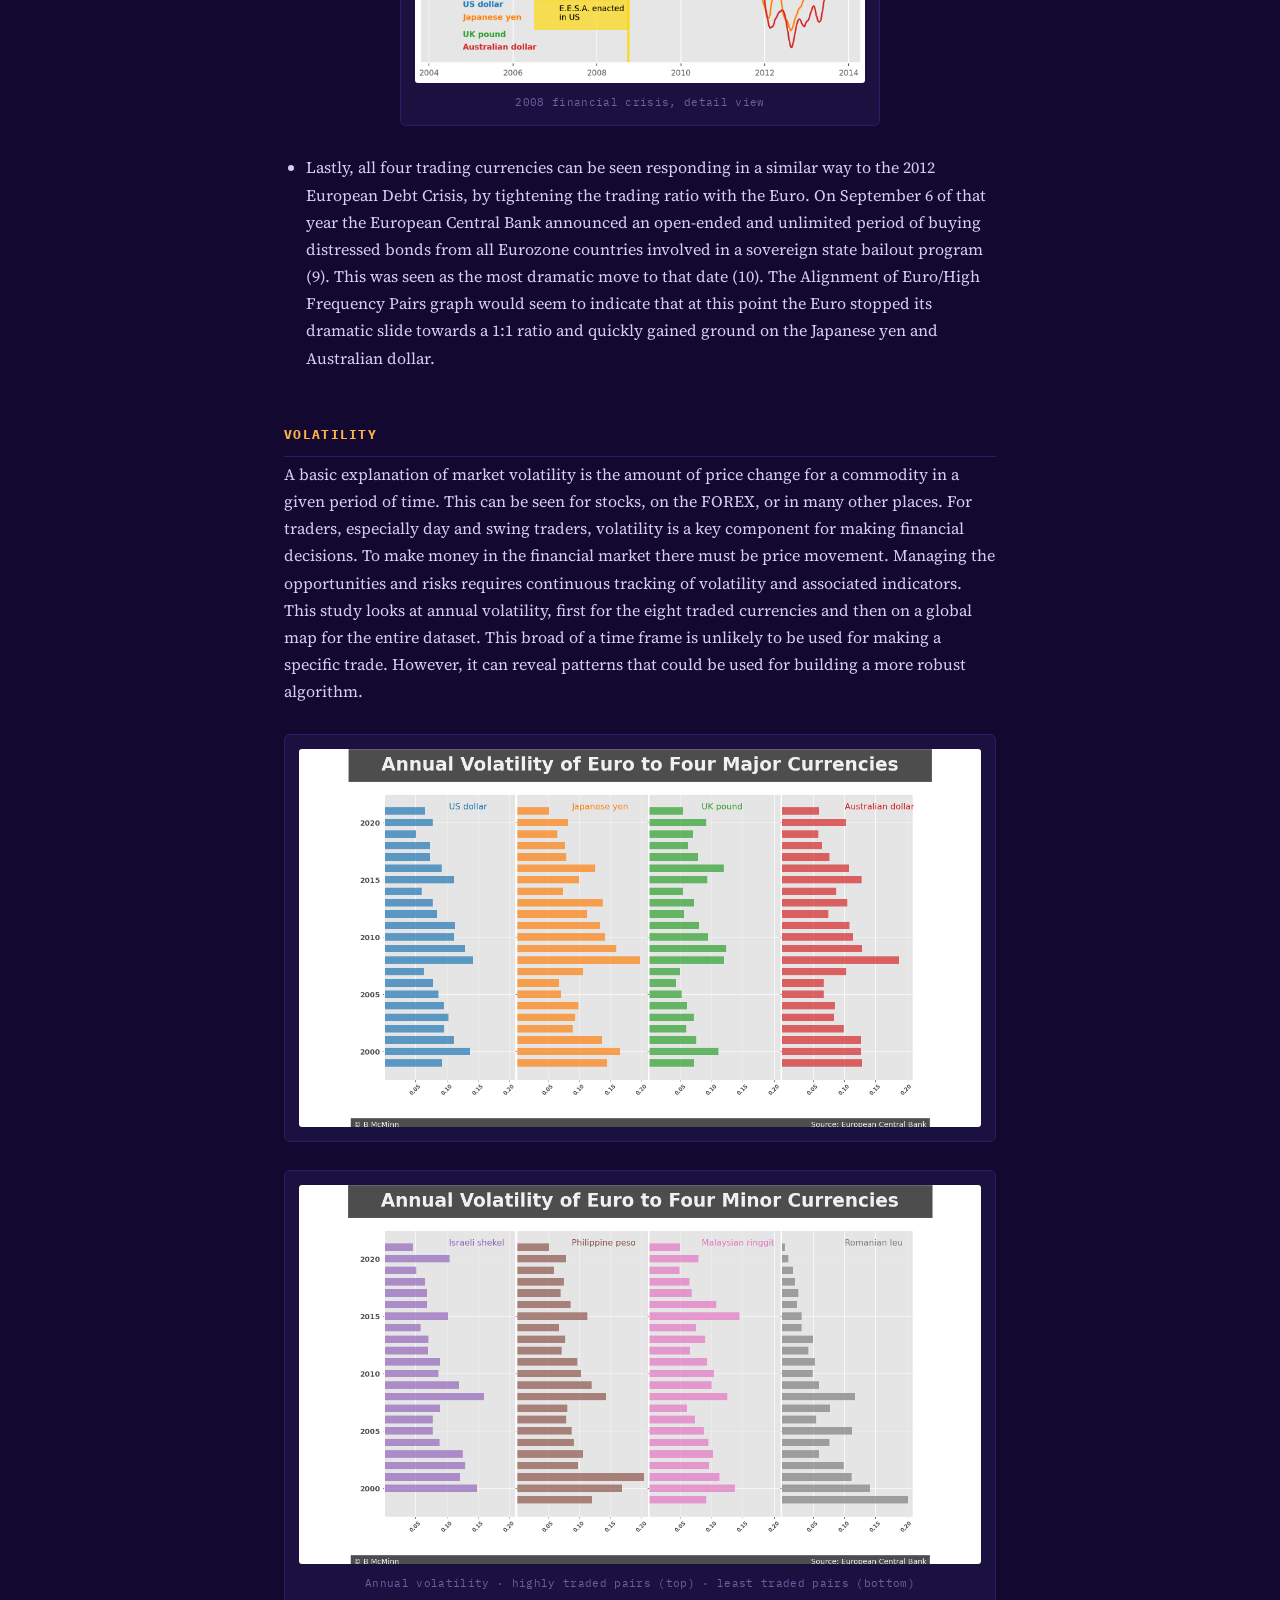
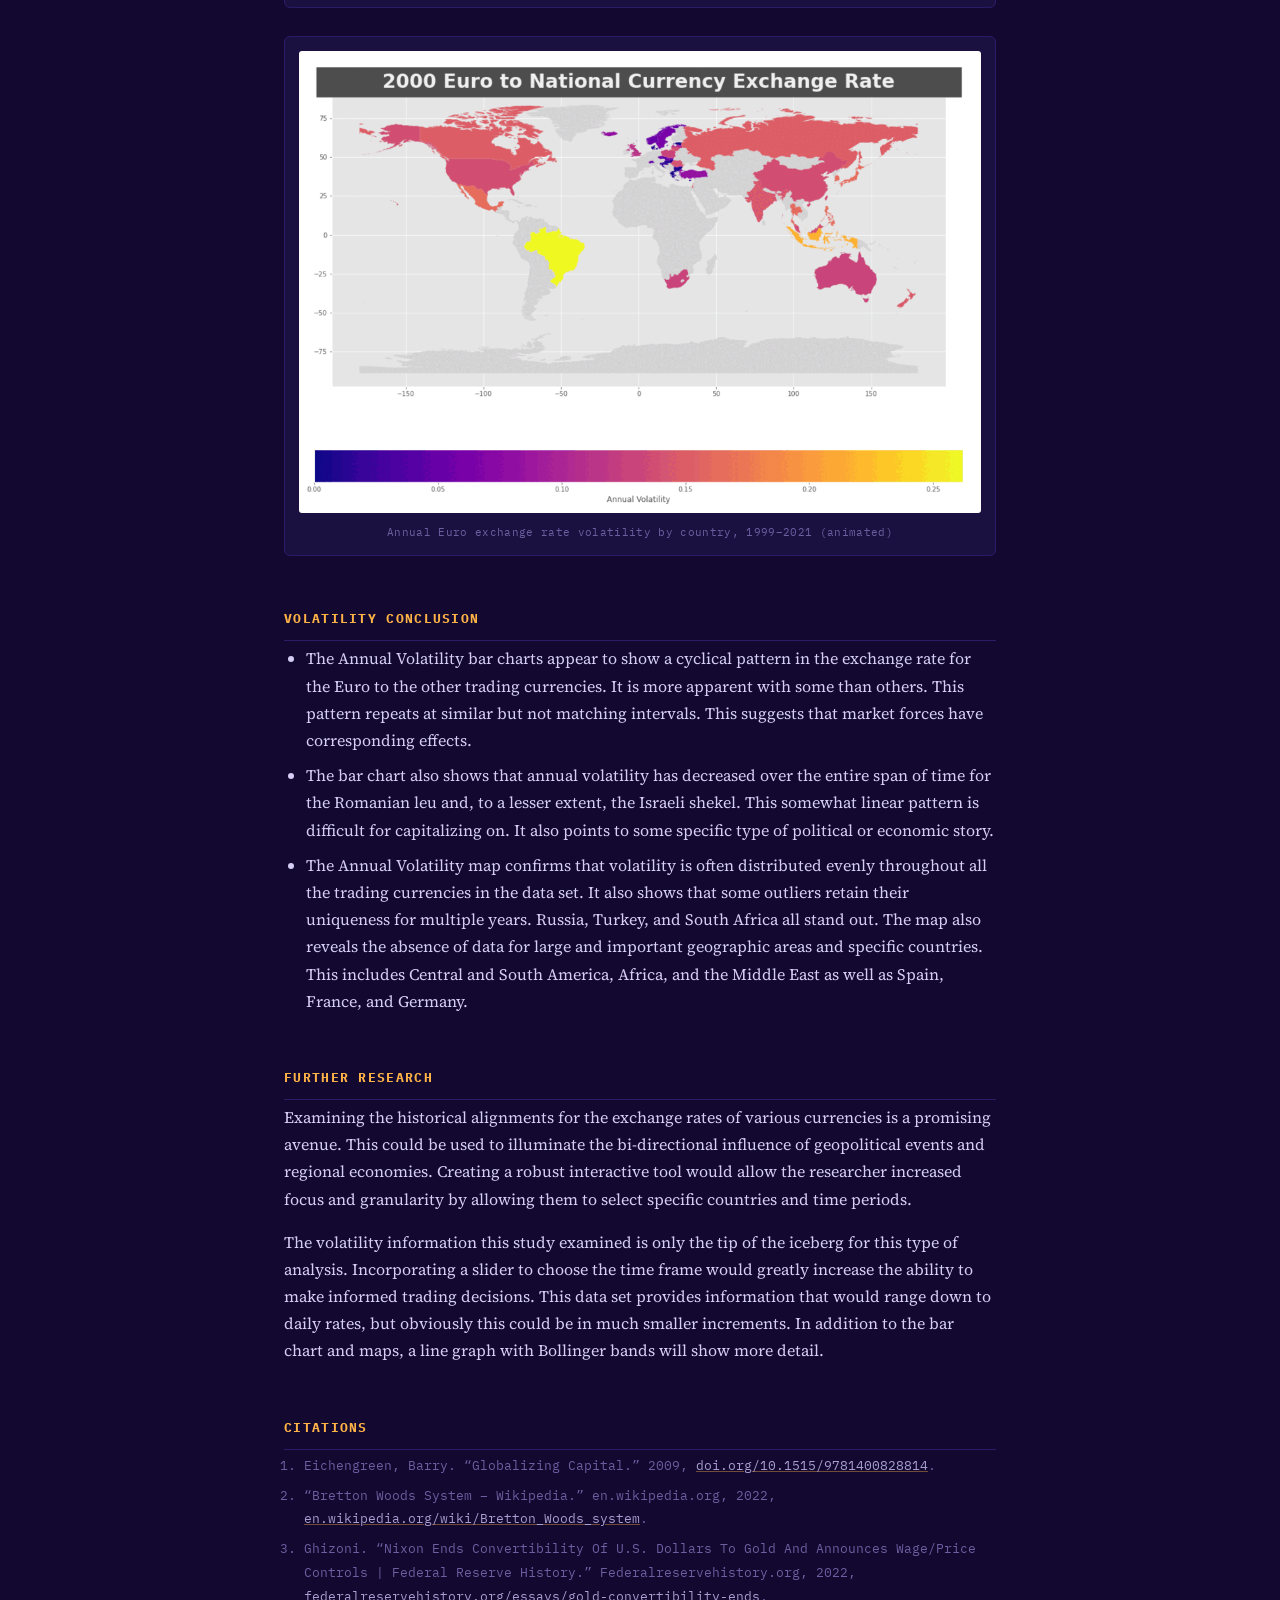
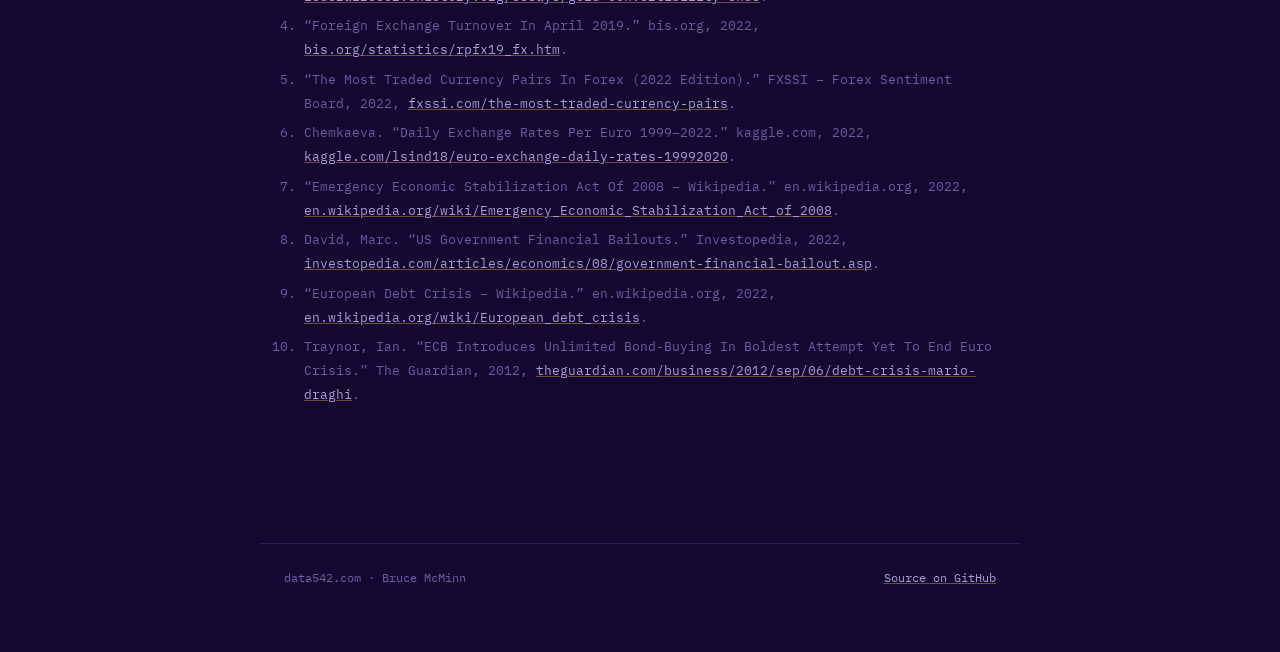
<file: assets/notebooks/euro-forex/index.html>
<!DOCTYPE html>
<html lang="en">
<head>
<meta charset="UTF-8">
<meta name="viewport" content="width=device-width, initial-scale=1.0">
<title>The Euro on Forex | data542</title>
<meta name="description" content="Twenty years of Euro exchange rate volatility across eight currencies, mapped against geopolitical events.">
<style>
  @import url('https://fonts.googleapis.com/css2?family=Source+Serif+4:ital,opsz,wght@0,8..60,400;0,8..60,600;0,8..60,700;1,8..60,400&family=IBM+Plex+Mono:wght@400;500&display=swap');

  :root {
    --bg:        #120830;
    --bg-panel:  #1a1140;
    --border:    #2d1b69;
    --border2:   #3a2680;
    --text-hi:   #ece7fb;
    --text-mid:  #a99fd1;
    --text-lo:   #6c5fa0;
    --accent:    #ffb347;
    --accent2:   #ff8c5a;
  }

  * { box-sizing: border-box; }

  html { scroll-behavior: smooth; }

  body {
    margin: 0;
    background: var(--bg);
    background-image:
      radial-gradient(ellipse 900px 500px at 15% -10%, rgba(255,140,90,0.10), transparent 60%),
      radial-gradient(ellipse 700px 500px at 100% 20%, rgba(45,27,105,0.6), transparent 60%);
    color: var(--text-hi);
    font-family: 'Source Serif 4', Georgia, serif;
    line-height: 1.7;
    -webkit-font-smoothing: antialiased;
  }

  a { color: var(--accent); text-decoration-color: rgba(255,179,71,0.4); }
  a:hover { text-decoration-color: var(--accent); }

  .topbar {
    border-bottom: 1px solid var(--border);
    padding: 18px 24px;
    display: flex;
    align-items: center;
    justify-content: space-between;
    font-family: 'IBM Plex Mono', monospace;
    font-size: 13px;
    background: rgba(18,8,48,0.85);
    backdrop-filter: blur(6px);
    position: sticky;
    top: 0;
    z-index: 10;
  }
  .topbar a.back {
    color: var(--text-mid);
    text-decoration: none;
    letter-spacing: 0.02em;
  }
  .topbar a.back:hover { color: var(--accent); }
  .topbar .mark {
    color: var(--text-lo);
    letter-spacing: 0.1em;
  }

  main {
    max-width: 760px;
    margin: 0 auto;
    padding: 64px 24px 120px;
  }

  .eyebrow {
    font-family: 'IBM Plex Mono', monospace;
    font-size: 12px;
    letter-spacing: 0.18em;
    text-transform: uppercase;
    color: var(--accent2);
    margin-bottom: 18px;
  }

  h1 {
    font-size: clamp(2rem, 5vw, 2.75rem);
    font-weight: 700;
    line-height: 1.15;
    margin: 0 0 6px;
    color: var(--text-hi);
  }

  h2.subtitle {
    font-size: clamp(1.1rem, 3vw, 1.4rem);
    font-weight: 400;
    font-style: italic;
    color: var(--text-mid);
    margin: 0 0 40px;
  }

  article h3 {
    font-family: 'IBM Plex Mono', monospace;
    font-size: 13px;
    letter-spacing: 0.1em;
    text-transform: uppercase;
    color: var(--accent);
    margin: 52px 0 4px;
    padding-bottom: 10px;
    border-bottom: 1px solid var(--border);
  }

  article h4 {
    font-family: 'Source Serif 4', Georgia, serif;
    font-size: 1.15rem;
    font-weight: 600;
    font-style: italic;
    color: var(--text-hi);
    margin: 28px 0 8px;
  }

  article p { color: #d6cef2; margin: 0 0 16px; }

  article ul, article ol { color: #d6cef2; padding-left: 22px; margin: 0 0 16px; }
  article li { margin-bottom: 8px; }

  .figure {
    margin: 28px 0;
    border: 1px solid var(--border);
    border-radius: 6px;
    background: var(--bg-panel);
    padding: 14px;
  }
  .figure img { display: block; width: 100%; height: auto; border-radius: 3px; }
  .figure.small { max-width: 480px; margin-left: auto; margin-right: auto; }

  .figure-caption {
    font-family: 'IBM Plex Mono', monospace;
    font-size: 11px;
    color: var(--text-lo);
    letter-spacing: 0.03em;
    margin-top: 10px;
    text-align: center;
  }

  .citations {
    font-family: 'IBM Plex Mono', monospace;
    font-size: 12.5px;
    color: var(--text-lo);
    line-height: 1.9;
    padding-left: 20px;
  }
  .citations li { margin-bottom: 6px; word-break: break-word; }
  .citations a { color: var(--text-mid); }

  footer {
    max-width: 760px;
    margin: 0 auto;
    padding: 0 24px 64px;
    font-family: 'IBM Plex Mono', monospace;
    font-size: 12px;
    color: var(--text-lo);
    display: flex;
    justify-content: space-between;
    align-items: center;
    border-top: 1px solid var(--border);
    padding-top: 24px;
  }
  footer a { color: var(--text-mid); }

  @media (max-width: 600px) {
    main { padding: 40px 18px 80px; }
    footer { padding-left: 18px; padding-right: 18px; flex-direction: column; gap: 10px; align-items: flex-start; }
  }
</style>
</head>
<body>

<div class="topbar">
  <a class="back" href="https://data542.com">Back to data542.com</a>
  <span class="mark">EURO / FOREX</span>
</div>

<main>
  <div class="eyebrow">Python &middot; Pandas &middot; FOREX &middot; Geospatial</div>
  <h1>The Euro on Forex</h1>
  <h2 class="subtitle">Exploring Twenty Years of Volatility</h2>

  <article>
    <h3>Very Brief History</h3>
    <p>The currency exchange market has been around since coins were first used. At the end of the 1800s the development of the gold standard fixed currency values to a certain amount of gold, allowing for an internationally stable monetary system (1). Eventually the amount of gold was not enough to keep up with the demand for currency. After World War II the Bretton Woods Accord set the US Dollar as the global fixed currency. This created an adjustable rate exchange, but it was still determined by central banks and state actors (2). The US dollar was pegged to gold at the time, and during the 1970s the same liquidity problem (i.e. amount of gold vs currency in circulation) occurred. In August of 1971 President Richard Nixon unilaterally canceled direct international convertibility of the US dollar to gold, inadvertently beginning a regime of free-floating currencies (3).</p>

    <h3>Today</h3>
    <p>The modern foreign exchange market (Forex, FX, or currency market) is a direct broker to dealer global marketplace that determines the market value and exchange rate of currencies all over the world. It is open 24 hours a day, 5 days a week. Currencies are always traded in pairs, and the value expressed is of one currency relative to another. For example, at the end of the day on 11/19/21 the Euro to US dollar rate was 1.13, or $1.13 equals &euro;1. All of the twenty most traded currencies are free-floating, their value is determined by political conditions, economic factors and market psychology.</p>
    <p>Forex is by far the largest financial market in the world, in 2019 having a daily volume of over $6.6 trillion (4). The Euro to US dollar (EURUSD) is the most traded currency pair, taking about 30% of the multi-billion dollar Forex turnover (5).</p>

    <h3>Methodology</h3>
    <p>This study examines the more than two decades of exchange rates for the Euro. It uses the 2019 Triennial Central Bank Survey by the Bank for International Settlements to determine four currencies that represent large portions of the market and four currencies that represent small portions of the market. The highly traded currencies are the US dollar, Japanese yen, UK pound, and Australian dollar. The Israeli shekel, Philippine peso, Malaysian ringgit, and Romanian leu comprise the group of least traded currencies.</p>
    <p>The data set used is based on daily closing values provided by the European Central Bank and compiled by Daria Chemkaeva. It is updated weekly, the version used for this study was downloaded from Kaggle in November 2021.</p>

    <h3>Summary</h3>
    <ul>
      <li>This study demonstrates that geopolitics has broad influence on the foreign exchange market. This is shown through the correlation between historical events and changes in FOREX.</li>
      <li>This study also reveals global and regional synchronicity in exchange rate volatility.</li>
    </ul>

    <h3>Euro &amp; Traded Pairs</h3>
    <h4>Euro to Highly Traded Currencies</h4>
    <p>The first set of line graphs represent the exchange rates for the Euro to the US dollar, Japanese yen, UK pound, and Australian dollar. These four currencies, in addition to the Euro, are the top five currencies in the Forex market. All five together comprise over 75% of daily trades (4).</p>
    <h4>Euro to Least Traded Currencies</h4>
    <p>The second set of graphs represent the exchange rates for the Euro to the Israeli shekel, Philippine peso, Malaysian ringgit, and Romanian leu. These four currencies have low trade volumes, they comprise less than 0.4% of daily trades (4).</p>

    <div class="figure">
      <img src="img/euro-to-high.png" alt="Line graphs of Euro exchange rates against the US dollar, Japanese yen, UK pound, and Australian dollar, 1999–2021">
    </div>
    <div class="figure">
      <img src="img/euro-to-low.png" alt="Line graphs of Euro exchange rates against the Israeli shekel, Philippine peso, Malaysian ringgit, and Romanian leu, 1999–2021">
      <div class="figure-caption">Euro exchange rates &middot; highly traded pairs (top) &middot; least traded pairs (bottom)</div>
    </div>

    <h3>Euro &amp; Traded Pairs Conclusion</h3>
    <h4>High Frequency Pairs</h4>
    <ul>
      <li>The US dollar, Japanese yen, and UK pound all show a tight ratio (1:1) with the Euro in the early 2000s.</li>
      <li>Both the Japanese yen and Australian dollar have a period in 2011 or 2012 where the exchange ratio gets tight and then rebounds. Is it really at the same time? Are there any other countries with the same pattern and what could the cause have been?</li>
    </ul>
    <h4>Low Frequency Pairs</h4>
    <ul>
      <li>The Israeli shekel appears to have steadily closed its ratio to the Euro over the last two decades, while the Romanian leu is definitely losing value.</li>
      <li>The shekel and leu appear to be fairly stable, or have low volatility.</li>
      <li>The Israeli shekel, Malaysian ringgit, and Philippine peso also show the tight ratio of the early 2000s.</li>
    </ul>

    <h3>Alignments</h3>
    <p>We can answer some questions and come up with some new ones by overlapping graphs of the exchange rates. Closer looks will often reveal how currencies respond to similar events. The graph below examines the rate for the Euro to the four major currencies simultaneously.</p>

    <div class="figure">
      <img src="img/alignment.png" alt="Overlaid line graph of Euro exchange rates against the four major currencies, showing periods of alignment and divergence">
      <div class="figure-caption">Alignment of Euro to high-frequency pairs, 1999–2021</div>
    </div>

    <h3>Alignments Conclusion</h3>
    <p>The overlay of the four major currencies shows some very interesting patterns. Broadly speaking, there are periods of strong alignment, divergent alignment, and times with minimal correlation.</p>
    <ul>
      <li>The Japanese yen, UK pound, and US dollar all track closely from the start of data collection through the early years following the September 11 attacks in the US.</li>
      <li>The September 11 attacks also mark a long period where those three currencies have a looser trade ratio with the Euro. It is not evident if this is due to a strong Euro or if the other currencies are trading lower in conjunction.</li>
      <li>In October of 2008 the US President, Treasury Secretary, and Congress enacted the Emergency Economic Stabilization Act, the main pillar of which was the $700 billion Troubled Asset Relief Program (7). This was in response to the 2007&ndash;2008 Financial Crisis and led to an &ldquo;unprecedented federal intervention to rescue banks and restore confidence to the finance sector&rdquo; (8). It marks an interesting point in the Alignment of Euro/High Frequency Pairs graph, and can be seen more closely in the zoomed image below.</li>
    </ul>

    <div class="figure small">
      <img src="img/zoom.png" alt="Zoomed-in view of the 2008 financial crisis period in the currency alignment graph">
      <div class="figure-caption">2008 financial crisis, detail view</div>
    </div>

    <ul>
      <li>Lastly, all four trading currencies can be seen responding in a similar way to the 2012 European Debt Crisis, by tightening the trading ratio with the Euro. On September 6 of that year the European Central Bank announced an open-ended and unlimited period of buying distressed bonds from all Eurozone countries involved in a sovereign state bailout program (9). This was seen as the most dramatic move to that date (10). The Alignment of Euro/High Frequency Pairs graph would seem to indicate that at this point the Euro stopped its dramatic slide towards a 1:1 ratio and quickly gained ground on the Japanese yen and Australian dollar.</li>
    </ul>

    <h3>Volatility</h3>
    <p>A basic explanation of market volatility is the amount of price change for a commodity in a given period of time. This can be seen for stocks, on the FOREX, or in many other places. For traders, especially day and swing traders, volatility is a key component for making financial decisions. To make money in the financial market there must be price movement. Managing the opportunities and risks requires continuous tracking of volatility and associated indicators. This study looks at annual volatility, first for the eight traded currencies and then on a global map for the entire dataset. This broad of a time frame is unlikely to be used for making a specific trade. However, it can reveal patterns that could be used for building a more robust algorithm.</p>

    <div class="figure">
      <img src="img/annual-volatility-major.png" alt="Bar chart of annual volatility for the four highly traded currencies">
    </div>
    <div class="figure">
      <img src="img/annual-volatility-minor.png" alt="Bar chart of annual volatility for the four least traded currencies">
      <div class="figure-caption">Annual volatility &middot; highly traded pairs (top) &middot; least traded pairs (bottom)</div>
    </div>

    <div class="figure">
      <img src="img/map_gif.gif" alt="Animated world map showing annual Euro exchange rate volatility by country from 1999 to 2021">
      <div class="figure-caption">Annual Euro exchange rate volatility by country, 1999&ndash;2021 (animated)</div>
    </div>

    <h3>Volatility Conclusion</h3>
    <ul>
      <li>The Annual Volatility bar charts appear to show a cyclical pattern in the exchange rate for the Euro to the other trading currencies. It is more apparent with some than others. This pattern repeats at similar but not matching intervals. This suggests that market forces have corresponding effects.</li>
      <li>The bar chart also shows that annual volatility has decreased over the entire span of time for the Romanian leu and, to a lesser extent, the Israeli shekel. This somewhat linear pattern is difficult for capitalizing on. It also points to some specific type of political or economic story.</li>
      <li>The Annual Volatility map confirms that volatility is often distributed evenly throughout all the trading currencies in the data set. It also shows that some outliers retain their uniqueness for multiple years. Russia, Turkey, and South Africa all stand out. The map also reveals the absence of data for large and important geographic areas and specific countries. This includes Central and South America, Africa, and the Middle East as well as Spain, France, and Germany.</li>
    </ul>

    <h3>Further Research</h3>
    <p>Examining the historical alignments for the exchange rates of various currencies is a promising avenue. This could be used to illuminate the bi-directional influence of geopolitical events and regional economies. Creating a robust interactive tool would allow the researcher increased focus and granularity by allowing them to select specific countries and time periods.</p>
    <p>The volatility information this study examined is only the tip of the iceberg for this type of analysis. Incorporating a slider to choose the time frame would greatly increase the ability to make informed trading decisions. This data set provides information that would range down to daily rates, but obviously this could be in much smaller increments. In addition to the bar chart and maps, a line graph with Bollinger bands will show more detail.</p>

    <h3>Citations</h3>
    <ol class="citations">
      <li>Eichengreen, Barry. &ldquo;Globalizing Capital.&rdquo; 2009, <a href="https://doi.org/10.1515/9781400828814" target="_blank" rel="noopener">doi.org/10.1515/9781400828814</a>.</li>
      <li>&ldquo;Bretton Woods System &ndash; Wikipedia.&rdquo; en.wikipedia.org, 2022, <a href="https://en.wikipedia.org/wiki/Bretton_Woods_system" target="_blank" rel="noopener">en.wikipedia.org/wiki/Bretton_Woods_system</a>.</li>
      <li>Ghizoni. &ldquo;Nixon Ends Convertibility Of U.S. Dollars To Gold And Announces Wage/Price Controls | Federal Reserve History.&rdquo; Federalreservehistory.org, 2022, <a href="https://www.federalreservehistory.org/essays/gold-convertibility-ends" target="_blank" rel="noopener">federalreservehistory.org/essays/gold-convertibility-ends</a>.</li>
      <li>&ldquo;Foreign Exchange Turnover In April 2019.&rdquo; bis.org, 2022, <a href="https://www.bis.org/statistics/rpfx19_fx.htm" target="_blank" rel="noopener">bis.org/statistics/rpfx19_fx.htm</a>.</li>
      <li>&ldquo;The Most Traded Currency Pairs In Forex (2022 Edition).&rdquo; FXSSI &ndash; Forex Sentiment Board, 2022, <a href="https://fxssi.com/the-most-traded-currency-pairs" target="_blank" rel="noopener">fxssi.com/the-most-traded-currency-pairs</a>.</li>
      <li>Chemkaeva. &ldquo;Daily Exchange Rates Per Euro 1999&ndash;2022.&rdquo; kaggle.com, 2022, <a href="https://www.kaggle.com/lsind18/euro-exchange-daily-rates-19992020" target="_blank" rel="noopener">kaggle.com/lsind18/euro-exchange-daily-rates-19992020</a>.</li>
      <li>&ldquo;Emergency Economic Stabilization Act Of 2008 &ndash; Wikipedia.&rdquo; en.wikipedia.org, 2022, <a href="https://en.wikipedia.org/wiki/Emergency_Economic_Stabilization_Act_of_2008" target="_blank" rel="noopener">en.wikipedia.org/wiki/Emergency_Economic_Stabilization_Act_of_2008</a>.</li>
      <li>David, Marc. &ldquo;US Government Financial Bailouts.&rdquo; Investopedia, 2022, <a href="https://www.investopedia.com/articles/economics/08/government-financial-bailout.asp" target="_blank" rel="noopener">investopedia.com/articles/economics/08/government-financial-bailout.asp</a>.</li>
      <li>&ldquo;European Debt Crisis &ndash; Wikipedia.&rdquo; en.wikipedia.org, 2022, <a href="https://en.wikipedia.org/wiki/European_debt_crisis" target="_blank" rel="noopener">en.wikipedia.org/wiki/European_debt_crisis</a>.</li>
      <li>Traynor, Ian. &ldquo;ECB Introduces Unlimited Bond-Buying In Boldest Attempt Yet To End Euro Crisis.&rdquo; The Guardian, 2012, <a href="https://www.theguardian.com/business/2012/sep/06/debt-crisis-mario-draghi" target="_blank" rel="noopener">theguardian.com/business/2012/sep/06/debt-crisis-mario-draghi</a>.</li>
    </ol>
  </article>
</main>

<footer>
  <span>data542.com &middot; Bruce McMinn</span>
  <span><a href="https://github.com/brucemcminn/Dataquest/blob/main/Project%205" target="_blank" rel="noopener">Source on GitHub</a></span>
</footer>

</body>
</html>
</file>
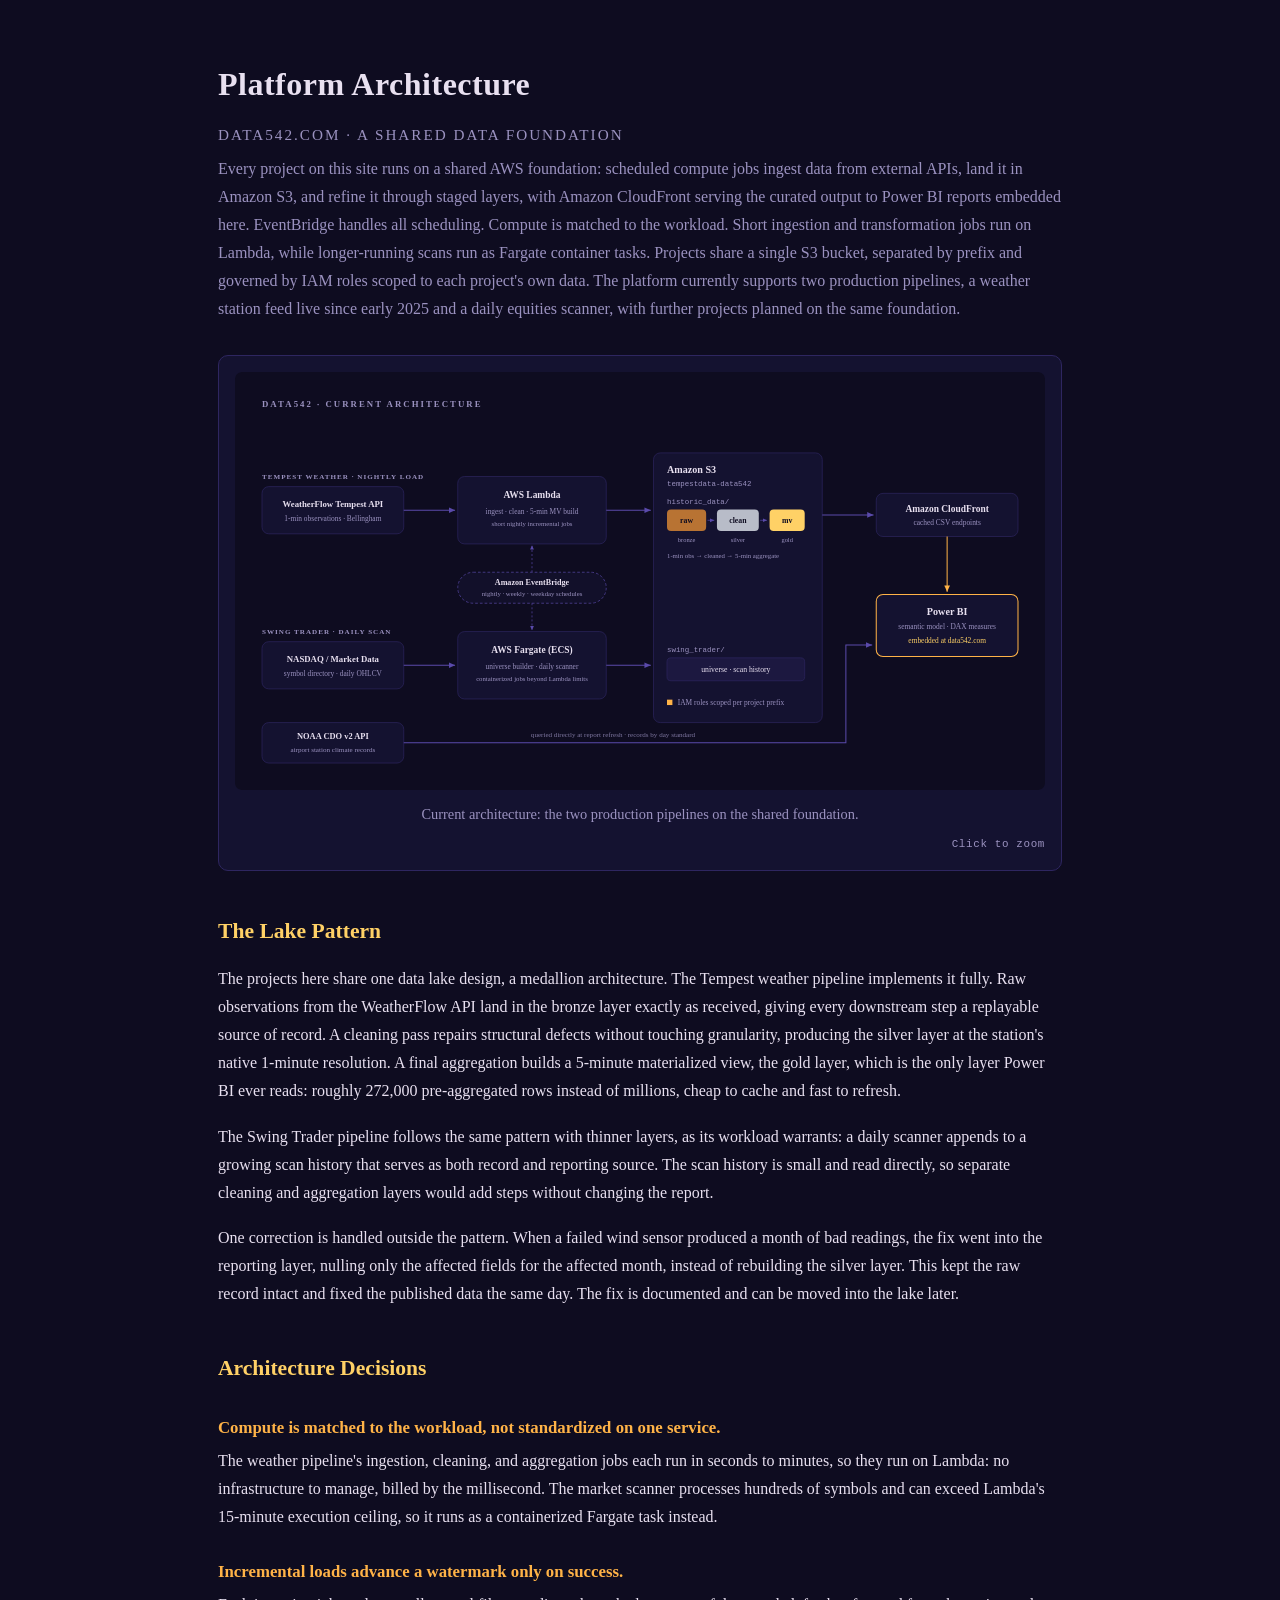
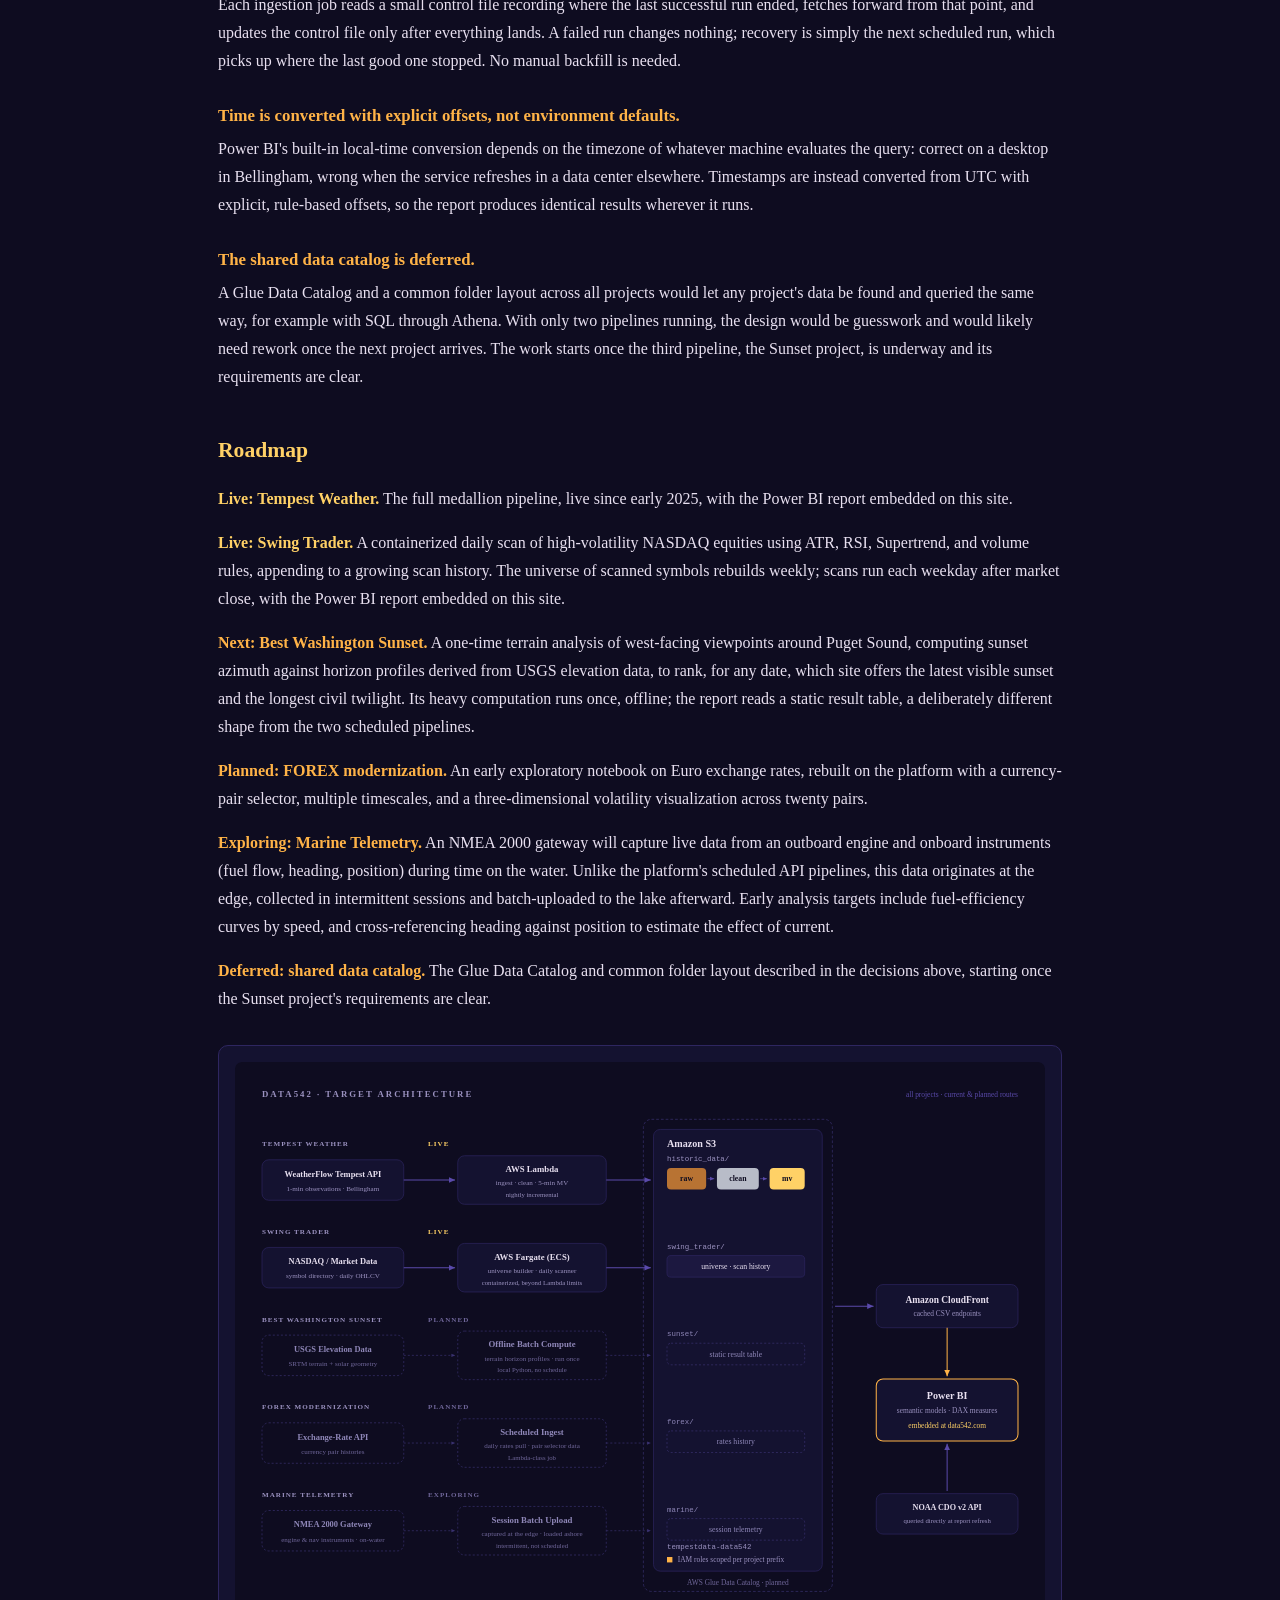
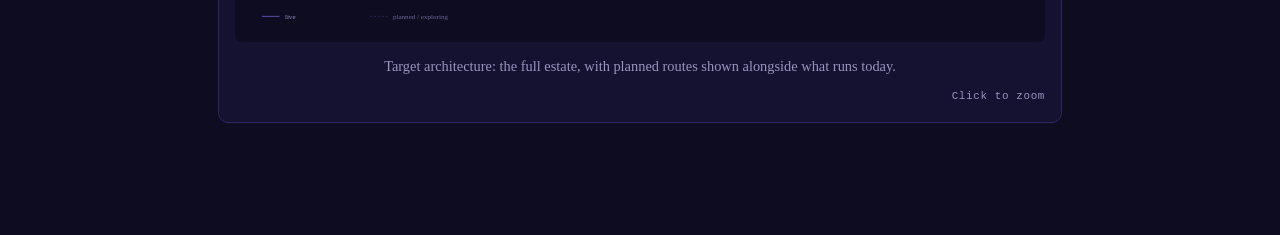
<file: architecture.html>
<!DOCTYPE html>
<html lang="en">
<head>
<meta charset="utf-8">
<meta name="viewport" content="width=device-width, initial-scale=1">
<title>Platform Architecture | data542.com</title>
<style>
  :root{
    --bg:#0e0c20; --bg2:#141230; --bg3:#1c1840;
    --border:#2e2660; --border-hover:#5a4aaa;
    --amber:#FFB347; --coral:#FF6B35; --gold:#FFD166;
    --text:#e8e0f0; --muted:#9b92c0;
    --radius:10px; --font:'Georgia','Times New Roman',serif;
  }
  *,*::before,*::after{box-sizing:border-box;margin:0;padding:0;}
  body{background:var(--bg);color:var(--text);font-family:var(--font);
       font-size:1rem;line-height:1.75;}
  .wrap{max-width:900px;margin:0 auto;padding:3.5rem 1.75rem 5rem;}
  h1{font-size:2rem;font-weight:bold;letter-spacing:.5px;margin-bottom:.4rem;}
  h1 .sub{display:block;font-size:.95rem;font-weight:normal;color:var(--muted);
          letter-spacing:2px;text-transform:uppercase;margin-top:.6rem;}
  h2{font-size:1.35rem;color:var(--gold);margin:2.6rem 0 .9rem;}
  h3{font-size:1.05rem;color:var(--amber);margin:1.6rem 0 .3rem;}
  p{margin:0 0 1.1rem;}
  .lead{color:var(--muted);}
  figure{margin:2rem 0;padding:1rem;background:var(--bg2);
          border:1px solid var(--border);border-radius:var(--radius);}
  figure img{display:block;width:100%;height:auto;border-radius:6px;}
  figcaption{color:var(--muted);font-size:.9rem;margin-top:.75rem;text-align:center;}
  .roadmap-item{margin:0 0 1rem;}
  .roadmap-item .label{color:var(--amber);font-weight:bold;}
  .roadmap-item .label.live{color:var(--gold);}
  hr{border:none;border-top:1px solid var(--border);margin:2.4rem 0;}
</style>
<link rel="stylesheet" href="assets/zoom.css">
</head>
<body>
<div class="wrap">

  <h1>Platform Architecture
    <span class="sub">data542.com · a shared data foundation</span>
  </h1>

  <p class="lead">Every project on this site runs on a shared AWS foundation: scheduled compute jobs ingest data from external APIs, land it in Amazon S3, and refine it through staged layers, with Amazon CloudFront serving the curated output to Power BI reports embedded here. EventBridge handles all scheduling. Compute is matched to the workload. Short ingestion and transformation jobs run on Lambda, while longer-running scans run as Fargate container tasks. Projects share a single S3 bucket, separated by prefix and governed by IAM roles scoped to each project's own data. The platform currently supports two production pipelines, a weather station feed live since early 2025 and a daily equities scanner, with further projects planned on the same foundation.</p>

  <figure>
    <img src="data542-current-architecture.svg" data-zoom alt="Current architecture: Tempest weather and Swing Trader pipelines feeding a shared S3 lake, served through CloudFront to Power BI.">
    <figcaption>Current architecture: the two production pipelines on the shared foundation.</figcaption>
  </figure>

  <h2>The Lake Pattern</h2>

  <p>The projects here share one data lake design, a medallion architecture. The Tempest weather pipeline implements it fully. Raw observations from the WeatherFlow API land in the bronze layer exactly as received, giving every downstream step a replayable source of record. A cleaning pass repairs structural defects without touching granularity, producing the silver layer at the station's native 1-minute resolution. A final aggregation builds a 5-minute materialized view, the gold layer, which is the only layer Power BI ever reads: roughly 272,000 pre-aggregated rows instead of millions, cheap to cache and fast to refresh.</p>

  <p>The Swing Trader pipeline follows the same pattern with thinner layers, as its workload warrants: a daily scanner appends to a growing scan history that serves as both record and reporting source. The scan history is small and read directly, so separate cleaning and aggregation layers would add steps without changing the report.</p>

  <p>One correction is handled outside the pattern. When a failed wind sensor produced a month of bad readings, the fix went into the reporting layer, nulling only the affected fields for the affected month, instead of rebuilding the silver layer. This kept the raw record intact and fixed the published data the same day. The fix is documented and can be moved into the lake later.</p>

  <h2>Architecture Decisions</h2>

  <h3>Compute is matched to the workload, not standardized on one service.</h3>
  <p>The weather pipeline's ingestion, cleaning, and aggregation jobs each run in seconds to minutes, so they run on Lambda: no infrastructure to manage, billed by the millisecond. The market scanner processes hundreds of symbols and can exceed Lambda's 15-minute execution ceiling, so it runs as a containerized Fargate task instead.</p>

  <h3>Incremental loads advance a watermark only on success.</h3>
  <p>Each ingestion job reads a small control file recording where the last successful run ended, fetches forward from that point, and updates the control file only after everything lands. A failed run changes nothing; recovery is simply the next scheduled run, which picks up where the last good one stopped. No manual backfill is needed.</p>

  <h3>Time is converted with explicit offsets, not environment defaults.</h3>
  <p>Power BI's built-in local-time conversion depends on the timezone of whatever machine evaluates the query: correct on a desktop in Bellingham, wrong when the service refreshes in a data center elsewhere. Timestamps are instead converted from UTC with explicit, rule-based offsets, so the report produces identical results wherever it runs.</p>

  <h3>The shared data catalog is deferred.</h3>
  <p>A Glue Data Catalog and a common folder layout across all projects would let any project's data be found and queried the same way, for example with SQL through Athena. With only two pipelines running, the design would be guesswork and would likely need rework once the next project arrives. The work starts once the third pipeline, the Sunset project, is underway and its requirements are clear.</p>

  <h2>Roadmap</h2>

  <p class="roadmap-item"><span class="label live">Live: Tempest Weather.</span> The full medallion pipeline, live since early 2025, with the Power BI report embedded on this site.</p>

  <p class="roadmap-item"><span class="label live">Live: Swing Trader.</span> A containerized daily scan of high-volatility NASDAQ equities using ATR, RSI, Supertrend, and volume rules, appending to a growing scan history. The universe of scanned symbols rebuilds weekly; scans run each weekday after market close, with the Power BI report embedded on this site.</p>

  <p class="roadmap-item"><span class="label">Next: Best Washington Sunset.</span> A one-time terrain analysis of west-facing viewpoints around Puget Sound, computing sunset azimuth against horizon profiles derived from USGS elevation data, to rank, for any date, which site offers the latest visible sunset and the longest civil twilight. Its heavy computation runs once, offline; the report reads a static result table, a deliberately different shape from the two scheduled pipelines.</p>

  <p class="roadmap-item"><span class="label">Planned: FOREX modernization.</span> An early exploratory notebook on Euro exchange rates, rebuilt on the platform with a currency-pair selector, multiple timescales, and a three-dimensional volatility visualization across twenty pairs.</p>

  <p class="roadmap-item"><span class="label">Exploring: Marine Telemetry.</span> An NMEA 2000 gateway will capture live data from an outboard engine and onboard instruments (fuel flow, heading, position) during time on the water. Unlike the platform's scheduled API pipelines, this data originates at the edge, collected in intermittent sessions and batch-uploaded to the lake afterward. Early analysis targets include fuel-efficiency curves by speed, and cross-referencing heading against position to estimate the effect of current.</p>

  <p class="roadmap-item"><span class="label">Deferred: shared data catalog.</span> The Glue Data Catalog and common folder layout described in the decisions above, starting once the Sunset project's requirements are clear.</p>

  <figure>
    <img src="data542-target-architecture.svg" data-zoom alt="Target architecture: all five projects as lanes feeding the shared lake, with live and planned routes and a planned Glue Data Catalog spanning the bucket.">
    <figcaption>Target architecture: the full estate, with planned routes shown alongside what runs today.</figcaption>
  </figure>

</div>
<script src="assets/app.js"></script>
</body>
</html>
</file>
<file: assets/styles.css>
/* ============================================================
   data542.com - styles.css

   Layout: seven full-bleed horizontal bands read as the climb
   of State Route 542, from Bellingham Bay at sea level to
   Artist Point at 5,140 ft. Band grounds and the hairline rule
   at each seam warm as you descend, ending in alpenglow.
   ============================================================ */

/* ── TOKENS ── */
:root {
  /* palette */
  --bg:           #0e0c20;
  --bg2:          #141230;
  --bg3:          #1c1840;
  --border:       #2e2660;
  --border-hover: #5a4aaa;
  --amber:        #FFB347;
  --coral:        #FF6B35;
  --gold:         #FFD166;
  --text:         #e8e0f0;
  --muted:        #9b92c0;

  /* the climb - band grounds, sea level to summit */
  --b1: #08061a;
  --b2: #0e0c20;
  --b3: #131031;
  --b4: #181335;
  --b5: #1d1539;
  --b6: #25183a;
  --b7: #0c0a1c;

  /* horizon rules - indigo through coral to gold */
  --h2: #2e2660;
  --h3: #3a2a6e;
  --h4: #6b3f6a;
  --h5: #a04d4a;
  --h6: #FF6B35;
  --h7: #FFD166;

  --radius: 10px;
  --font:      'Georgia', 'Times New Roman', serif;
  --font-mono: ui-monospace, 'SFMono-Regular', Menlo, Consolas, monospace;
}

/* ── RESET ── */
*, *::before, *::after { box-sizing: border-box; margin: 0; padding: 0; }

html { scroll-behavior: smooth; color-scheme: dark; }

body {
  background: var(--bg);
  color: var(--text);
  font-family: var(--font);
  font-size: 1rem;
  line-height: 1.75;
  -webkit-font-smoothing: antialiased;
}

img { display: block; max-width: 100%; height: auto; }

a { color: var(--amber); text-decoration: none; }
a:hover { color: var(--gold); }

:focus-visible { outline: 2px solid var(--amber); outline-offset: 3px; }

@media (prefers-reduced-motion: reduce) { * { transition: none !important; } }

/* ── BAND SYSTEM ── */
.band { padding: clamp(2.4rem, 5.5vw, 4.5rem) clamp(1.1rem, 5vw, 3rem); }

.band--1 { background: var(--b1); }
.band--2 { background: var(--b2); border-top: 1px solid var(--h2); }
.band--3 { background: var(--b3); border-top: 1px solid var(--h3); }
.band--4 { background: var(--b4); border-top: 1px solid var(--h4); }
.band--5 { background: var(--b5); border-top: 1px solid var(--h5); }
.band--6 { background: var(--b6); border-top: 1px solid var(--h6); }
.band--7 { background: var(--b7); border-top: 1px solid var(--h7); }

/* alpenglow on the summit band */
.band--6 {
  background-image: radial-gradient(120% 90% at 50% 0%,
    rgba(255, 107, 53, 0.14) 0%, rgba(255, 107, 53, 0) 62%);
}

.band-inner {
  max-width: 1120px;
  margin: 0 auto;
  display: grid;
  grid-template-columns: 10.5rem minmax(0, 1fr);
  gap: 0 2.75rem;
  align-items: start;
}

/* left margin carries the real path or status, not a decorative number */
.gutter {
  font-family: var(--font-mono);
  font-size: 0.68rem;
  letter-spacing: 0.06em;
  line-height: 1.6;
  color: var(--muted);
  word-break: break-word;
}

.gutter b {
  display: block;
  color: var(--amber);
  font-weight: 500;
  letter-spacing: 0.14em;
  text-transform: uppercase;
}

.stack {
  display: flex;
  flex-direction: column;
  gap: 1.15rem;
  align-items: flex-start;
}

/* ── TYPE ── */
h1, h2, h3 { font-weight: bold; line-height: 1.2; text-wrap: balance; }

h2 { font-size: clamp(1.5rem, 3vw, 1.95rem); color: var(--gold); }
h3 { font-size: clamp(1.2rem, 2.3vw, 1.45rem); color: var(--gold); }

p { max-width: 64ch; color: var(--muted); }
p strong { color: var(--text); font-weight: normal; }

/* ── MASTHEAD ── */
.mast-id { display: flex; align-items: center; gap: 1.6rem; flex-wrap: wrap; }

.logo-disk {
  flex: 0 0 auto;
  width: 92px;
  height: 92px;
  border-radius: 50%;
  overflow: hidden;
  box-shadow: 0 0 34px rgba(255, 140, 42, 0.30), 0 0 8px rgba(255, 179, 71, 0.18);
}
.logo-disk svg { width: 100%; height: 100%; }

h1 {
  font-size: clamp(2.2rem, 6vw, 3.4rem);
  letter-spacing: 0.03em;
  color: var(--text);
}
.amber { color: var(--amber); }

.tagline {
  margin-top: 0.45rem;
  font-family: var(--font-mono);
  font-size: 0.72rem;
  letter-spacing: 0.16em;
  text-transform: uppercase;
  color: var(--muted);
}

.lead { font-size: 1.02rem; }

/* ── LINKS ── */
.links { display: flex; flex-wrap: wrap; gap: 1.3rem; font-family: var(--font-mono); font-size: 0.76rem; }

.links a {
  color: var(--muted);
  padding-bottom: 2px;
  border-bottom: 1px solid var(--border);
  transition: color 0.2s, border-color 0.2s;
}
.links a:hover { color: var(--amber); border-color: var(--amber); }

.go {
  font-family: var(--font-mono);
  font-size: 0.76rem;
  letter-spacing: 0.04em;
  color: var(--amber);
  padding-bottom: 2px;
  border-bottom: 1px solid var(--border);
  transition: color 0.2s, border-color 0.2s;
}
.go:hover { color: var(--gold); border-color: var(--amber); }

/* ── ARCHITECTURE DIAGRAM ── */
.diagram {
  width: 100%;
  overflow-x: auto;
  border: 1px solid var(--border);
  border-radius: var(--radius);
  background: var(--bg2);
}
.diagram img { min-width: 720px; width: 100%; }

/* ── PULL QUOTE - the one lifted block on the page ── */
.pull {
  border-left: 2px solid var(--coral);
  padding: 0.15rem 0 0.15rem 1.5rem;
  display: flex;
  flex-direction: column;
  gap: 0.85rem;
}
.pull p:first-child { color: var(--text); font-size: 1.05rem; max-width: 66ch; }
.pull p { max-width: 66ch; }

/* ── PROJECT BANDS ──
   Every project image gets the same frame width; flipped bands
   mirror the column order so the image size never changes. */
.project {
  display: grid;
  grid-template-columns: minmax(0, 1fr) minmax(0, 32rem);
  gap: 2.25rem;
  align-items: start;
}
.project--flip { grid-template-columns: minmax(0, 32rem) minmax(0, 1fr); }
.project--flip > .shot { order: -1; }

.shot {
  width: 100%;
  border: 1px solid var(--border);
  border-radius: var(--radius);
  background: var(--bg3);
  overflow: hidden;
  aspect-ratio: 16 / 10;
}
.shot img { width: 100%; height: 100%; object-fit: cover; opacity: 0.92; }

/* ── ROADMAP ── */
.roadmap { display: flex; flex-direction: column; gap: 1.15rem; width: 100%; max-width: 68ch; }

.road-item {
  display: grid;
  grid-template-columns: 5.5rem minmax(0, 1fr);
  gap: 0 1.1rem;
  align-items: baseline;
}
.road-item h3 { font-size: 1.02rem; margin-bottom: 0.15rem; }
.road-item p { font-size: 0.93rem; }

.status {
  font-family: var(--font-mono);
  font-size: 0.64rem;
  letter-spacing: 0.14em;
  text-transform: uppercase;
  padding-top: 0.35rem;
}
.status--next      { color: var(--coral); }
.status--planned   { color: var(--amber); }
.status--exploring { color: var(--muted); }
.status--deferred  { color: var(--border-hover); }

/* ── COLOPHON ── */
.elevation { width: 100%; max-width: 640px; }
.elevation svg { width: 100%; height: auto; font-family: var(--font-mono); }

.colophon {
  font-family: var(--font-mono);
  font-size: 0.72rem;
  letter-spacing: 0.07em;
  color: var(--muted);
}

/* ── RESPONSIVE ── */

/* tablet - gutter moves above the content */
@media (max-width: 840px) {
  .band-inner { grid-template-columns: minmax(0, 1fr); gap: 1.1rem; }
  .gutter b { display: inline; margin-right: 0.6rem; }
}

/* narrow - project image stacks under the text */
@media (max-width: 960px) {
  .project,
  .project--flip { grid-template-columns: minmax(0, 1fr); gap: 1.4rem; }
  .project--flip > .shot { order: 0; }
}

/* phone */
@media (max-width: 540px) {
  .logo-disk { width: 68px; height: 68px; }
  .mast-id { gap: 1rem; }
  .road-item { grid-template-columns: minmax(0, 1fr); gap: 0.2rem; }
  .status { padding-top: 0; }
  .diagram img { min-width: 560px; }
}
</file>
<file: assets/zoom.css>
/* data542.com - zoom.css
   Click-to-zoom viewer for architecture diagrams (img[data-zoom]). */

img[data-zoom] { cursor: zoom-in; }

.zoom-hint {
  display: block;
  margin-top: 0.5rem;
  font-family: ui-monospace, 'SFMono-Regular', Menlo, Consolas, monospace;
  font-size: 0.68rem;
  letter-spacing: 0.06em;
  color: #9b92c0;
  text-align: right;
}

dialog.zoom {
  width: 100vw;
  height: 100vh;
  max-width: none;
  max-height: none;
  margin: 0;
  padding: 0;
  border: none;
  background: #0e0c20;
  color: #e8e0f0;
}
dialog.zoom::backdrop { background: rgba(8, 6, 26, 0.85); }

.zoom-bar {
  position: absolute;
  top: 0; left: 0; right: 0;
  display: flex;
  justify-content: flex-end;
  gap: 0.5rem;
  padding: 0.75rem 1rem;
  background: rgba(14, 12, 32, 0.92);
  border-bottom: 1px solid #2e2660;
  z-index: 1;
}
.zoom-bar button {
  font-family: ui-monospace, 'SFMono-Regular', Menlo, Consolas, monospace;
  font-size: 0.8rem;
  min-width: 2.6rem;
  padding: 0.35rem 0.7rem;
  color: #e8e0f0;
  background: #141230;
  border: 1px solid #2e2660;
  border-radius: 6px;
  cursor: pointer;
}
.zoom-bar button:hover { border-color: #FFB347; color: #FFB347; }

.zoom-view {
  position: absolute;
  top: 3.4rem; left: 0; right: 0; bottom: 0;
  overflow: auto;
  cursor: grab;
  touch-action: pan-x pan-y pinch-zoom;
}
.zoom-view.dragging { cursor: grabbing; }
.zoom-view img {
  display: block;
  max-width: none;
  height: auto;
  margin: 1.5rem auto;
  user-select: none;
  -webkit-user-drag: none;
}
</file>
<file: factgarden/app.css>
/* Layout: one centered card column; play screen is a big problem + big keypad, home screen is a fact grid that fills in as facts are learned */
:root{
  --bg:#fff0f6; --surface:#ffffff; --ink:#3a1f2e; --muted:#8a5f75;
  --leaf:#e0388a; --leaf-soft:#ffd6e8; --sun:#ffb347; --sun-soft:#fff1d6;
  --miss:#c9302c; --miss-soft:#fde0df; --line:#f3cfe0; --seed:#f7e3ec;
  --rainbow:linear-gradient(90deg,#ff4d6d,#ff9f1c,#ffd23f,#3ec300,#1fa2ff,#7b5cff,#e0388a);
  --display:"Fredoka","Trebuchet MS",system-ui,sans-serif;
  --body:"Nunito",system-ui,-apple-system,sans-serif;
}
:root{--sprout:#ffc9e1; --grow:#ff8fc4; color-scheme:light}
html,body{height:100%}
body{background:var(--bg);color:var(--ink);font-family:var(--body);font-size:16px;
  padding-left:max(16px,env(safe-area-inset-left,0px));padding-right:max(16px,env(safe-area-inset-right,0px));padding-block:16px;box-sizing:border-box}
.wrap{max-width:560px;margin:0 auto;display:flex;flex-direction:column;gap:16px}
h1,h2{font-family:var(--display);margin:0;text-wrap:balance}
h1{font-size:2rem;font-weight:700;color:var(--leaf);background:var(--rainbow);-webkit-background-clip:text;background-clip:text;-webkit-text-fill-color:transparent}
h2{font-size:1.15rem;font-weight:600}
.panel{background:var(--surface);border-radius:20px;padding:18px;display:flex;flex-direction:column;gap:12px}
.muted{color:var(--muted);font-size:.95rem}
button{font-family:var(--display);cursor:pointer;border:none;touch-action:manipulation;-webkit-tap-highlight-color:transparent;user-select:none;-webkit-user-select:none}
button:focus-visible{outline:3px solid var(--sun);outline-offset:2px}
.go{background:var(--leaf);color:#fff;font-size:1.4rem;font-weight:600;padding:16px;border-radius:16px}
.go:active{transform:scale(.98)}
.ghost{background:transparent;color:var(--muted);font-size:1rem;padding:8px 12px;border-radius:10px}
.levels{display:flex;flex-direction:column;gap:8px}
.lv{display:grid;grid-template-columns:1fr auto;gap:4px 12px;align-items:center;text-align:left;
  background:var(--bg);color:var(--ink);padding:12px 14px;border-radius:14px;border:2px solid transparent;font-family:var(--body)}
.lv.on{border-color:var(--leaf);background:var(--leaf-soft)}
.lv.locked{opacity:.5}
.lv.sub{margin-left:28px}
.lv b{font-family:var(--display);font-weight:600;font-size:1.05rem}
.lv .pct{font-family:var(--display);font-variant-numeric:tabular-nums;color:var(--leaf);font-weight:600}
.bar{grid-column:1/-1;height:8px;border-radius:4px;background:var(--seed);overflow:hidden}
.bar i{display:block;height:100%;background:var(--rainbow);background-size:560px 100%;border-radius:4px}
.grid{display:grid;gap:4px}
.cell{aspect-ratio:1;max-width:100%;border-radius:6px;background:var(--seed);display:flex;align-items:center;justify-content:center;
  font-family:var(--display);font-size:.62rem;color:var(--muted);font-variant-numeric:tabular-nums}
.cell.s1{background:var(--sprout);color:var(--ink)}
.cell.s2{background:var(--grow);color:#fff}
.cell.s3{background:linear-gradient(135deg,#ff4d6d 0%,#ff9f1c 18%,#ffd23f 34%,#3ec300 52%,#1fa2ff 70%,#7b5cff 86%,#e0388a 100%);
  animation:shimmer 4s linear infinite;animation-delay:calc(var(--h,0) * -0.012s);
  color:#fff;font-weight:600;text-shadow:0 1px 2px rgba(0,0,0,.55)}
@keyframes shimmer{from{filter:hue-rotate(0deg)}to{filter:hue-rotate(360deg)}}
.card{border-top:8px solid transparent;background-image:linear-gradient(var(--surface),var(--surface)),var(--rainbow);background-origin:border-box;background-clip:padding-box,border-box}
.card.right{background-image:linear-gradient(var(--leaf-soft),var(--leaf-soft)),var(--rainbow)}
.card.wrong{background-image:linear-gradient(var(--miss-soft),var(--miss-soft)),var(--rainbow)}
.dot.ok{background:conic-gradient(#ff4d6d,#ff9f1c,#ffd23f,#3ec300,#1fa2ff,#7b5cff,#ff4d6d)}
.legend{display:flex;flex-wrap:wrap;gap:12px;font-size:.85rem;color:var(--muted)}
.legend span{display:inline-flex;align-items:center;gap:6px}
.legend i{width:14px;height:14px;border-radius:4px;display:inline-block}
/* play */
.top{display:flex;justify-content:space-between;align-items:center}
.dots{display:flex;gap:6px;flex-wrap:wrap}
.dot{width:14px;height:14px;border-radius:50%;background:var(--seed)}
.dot.no{background:var(--miss)}
.card{background:var(--surface);border-radius:24px;padding:28px 16px;text-align:center;display:flex;flex-direction:column;gap:10px;align-items:center;transition:background .2s}
.card.right{background:var(--leaf-soft)} .card.wrong{background:var(--miss-soft)}
.prob{font-family:var(--display);font-size:clamp(3rem,15vw,5rem);font-weight:600;line-height:1;font-variant-numeric:tabular-nums;white-space:nowrap}
.ans{min-width:2.2ch;display:inline-block;border-bottom:5px solid var(--line);color:var(--leaf)}
.hint{min-height:1.6em;font-family:var(--display);font-size:1.15rem;color:var(--muted)}
.card.wrong .hint{color:var(--miss)}
.pad{display:grid;grid-template-columns:repeat(3,1fr);gap:10px}
.pad button{background:var(--surface);color:var(--ink);font-size:2rem;font-weight:600;padding:14px 0;border-radius:16px;box-shadow:0 3px 0 var(--line)}
.pad button:active{transform:translateY(2px);box-shadow:0 1px 0 var(--line)}
.pad .enter{background:var(--leaf);color:#fff;box-shadow:0 3px 0 color-mix(in srgb,var(--leaf) 60%,#000)}
.pad .del{font-size:1.4rem;color:var(--muted)}
/* done */
.big{font-family:var(--display);font-size:3.2rem;font-weight:700;color:var(--leaf);font-variant-numeric:tabular-nums;text-align:center}
.grew{display:flex;flex-wrap:wrap;gap:8px;justify-content:center}
.chip{font-family:var(--display);background:var(--leaf-soft);color:var(--ink);padding:6px 12px;border-radius:999px;font-variant-numeric:tabular-nums}
.chip.tough{background:var(--miss-soft)}
.row{display:flex;gap:10px;flex-wrap:wrap}
.row>*{flex:1 1 140px}
.small{font-size:.85rem}
/* timer and rainbow win */
.tbar{width:100%;max-width:320px;height:10px;border-radius:5px;background:var(--seed);overflow:hidden}
.tbar i{display:block;height:100%;background:var(--rainbow);transform-origin:left center}
@keyframes drain{from{transform:scaleX(1)}to{transform:scaleX(0)}}
@keyframes pop{0%{transform:scale(1)}40%{transform:scale(1.05)}100%{transform:scale(1)}}
.card.rainbow{background-image:linear-gradient(color-mix(in srgb,var(--surface) 62%,transparent),color-mix(in srgb,var(--surface) 62%,transparent)),var(--rainbow);background-clip:border-box,border-box;animation:pop .5s ease-out}
.card.rainbow .hint{background:var(--rainbow);-webkit-background-clip:text;background-clip:text;-webkit-text-fill-color:transparent;font-size:1.7rem;font-weight:700}
.card .tap{font-size:.9rem;color:var(--muted);min-height:1.2em}
.speed{display:flex;gap:8px;flex-wrap:wrap}
.speed button{background:var(--bg);color:var(--ink);font-size:1.05rem;font-weight:600;padding:10px 14px;border-radius:12px;border:2px solid transparent;font-variant-numeric:tabular-nums}
.speed button.on{border-color:var(--leaf);background:var(--leaf-soft)}
@media (prefers-reduced-motion:reduce){*{transition:none!important}.card.rainbow,.cell.s3{animation:none}}
/* sign-in, banner, grown-up screens */
.banner{background:var(--sun-soft);color:var(--ink);border-radius:14px;padding:10px 14px;font-size:.95rem}
.field{display:flex;flex-direction:column;gap:6px}
.field label{font-family:var(--display);font-weight:600}
.field input{font:inherit;font-size:1.3rem;padding:12px 14px;border-radius:12px;border:2px solid var(--line);background:var(--surface);color:var(--ink);min-width:0}
.field input:focus{outline:none;border-color:var(--leaf)}
.err{color:var(--miss);min-height:1.3em;font-weight:600}
.note{color:var(--muted);font-size:.85rem;min-height:1.2em}
.who{display:flex;gap:10px;align-items:center;flex-wrap:wrap}
.kid{display:flex;flex-direction:column;gap:8px}
.kid+.kid{border-top:1px solid var(--line);padding-top:12px}
.kid h3{font-family:var(--display);font-size:1.2rem;margin:0}
.btns{display:flex;gap:8px;flex-wrap:wrap}
.btn{background:var(--bg);color:var(--ink);font-size:.95rem;font-weight:600;padding:8px 12px;border-radius:10px}
.btn.danger{color:var(--miss)}
.btn.primary{background:var(--leaf);color:#fff}
.inline{display:flex;gap:8px;flex-wrap:wrap;align-items:end}
.inline .field{flex:1 1 140px}
[hidden]{display:none!important}
</file>
